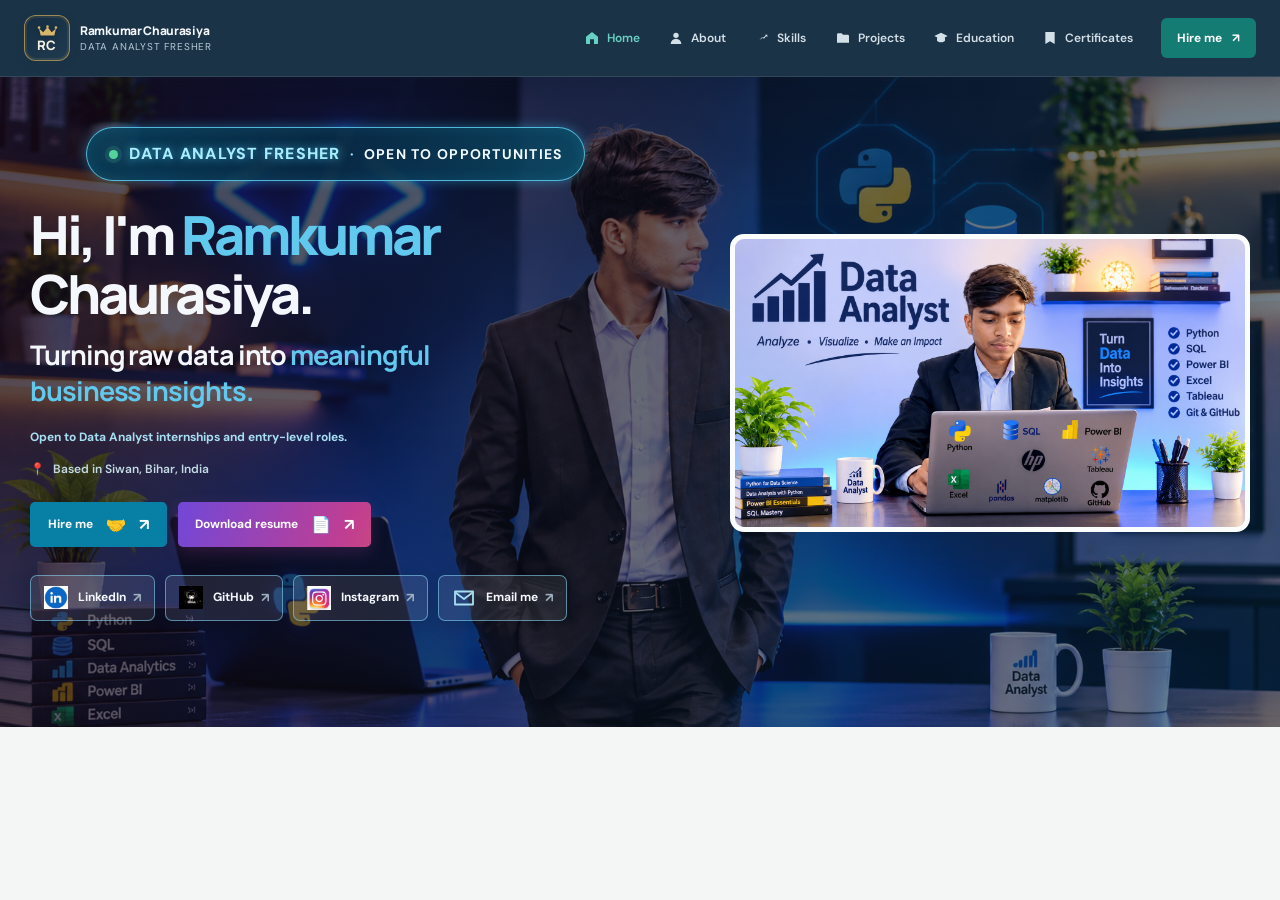
<file: index.html>
<!doctype html>
<html lang="en">
  <head>
    <meta charset="utf-8">
    <meta name="viewport" content="width=device-width, initial-scale=1">
    <meta name="theme-color" content="#f5f8f7">
    <meta name="description" content="Ramkumar Chaurasiya — Data Analyst Fresher seeking internships and entry-level roles.">
    <title>Data Analyst Fresher</title>
    <link rel="preconnect" href="https://fonts.googleapis.com">
    <link rel="preconnect" href="https://fonts.gstatic.com" crossorigin>
    <link href="https://fonts.googleapis.com/css2?family=DM+Sans:wght@400;500;600;700&family=Manrope:wght@400;500;600;700;800&display=swap" rel="stylesheet">
    <link rel="stylesheet" href="main.css">
    <script src="main.js" defer></script>
  </head>
  <body>
    <a class="skip-link" href="#home">Skip to content</a>
    <header class="site-header">
      <div class="header-inner">
        <a class="brand" href="#home" aria-label="Ramkumar Chaurasiya, home">
          <span class="brand-mark" aria-hidden="true"><svg class="brand-crown" viewBox="0 0 32 20"><path d="M3 5.5 9.5 11 16 3l6.5 8L29 5.5 26.5 16h-21L3 5.5Z" fill="currentColor"/><circle cx="3" cy="4" r="2" fill="currentColor"/><circle cx="16" cy="2.5" r="2" fill="currentColor"/><circle cx="29" cy="4" r="2" fill="currentColor"/></svg><span class="brand-initials">RC</span></span>
          <span class="brand-copy"><strong>Ramkumar Chaurasiya</strong><span>Data Analyst Fresher</span></span>
        </a>
        <button class="menu-toggle" type="button" aria-expanded="false" aria-controls="primary-nav" aria-label="Open navigation">
          <span></span><span></span><span></span>
        </button>
        <nav class="primary-nav" id="primary-nav" aria-label="Main navigation">
          <a class="nav-link is-active" href="#home" aria-current="page"><svg class="nav-icon" viewBox="0 0 24 24" aria-hidden="true"><path d="m3 10 9-7 9 7v10a1 1 0 0 1-1 1h-5v-7H9v7H4a1 1 0 0 1-1-1V10Z"/></svg><span>Home</span></a>
          <a class="nav-link" href="about_me/main.html"><svg class="nav-icon" viewBox="0 0 24 24" aria-hidden="true"><circle cx="12" cy="8" r="4"/><path d="M4 21a8 8 0 0 1 16 0"/></svg><span>About</span></a>
          <a class="nav-link" href="#skills"><svg class="nav-icon" viewBox="0 0 24 24" aria-hidden="true"><path d="M4 19V5m0 14h17M8 15l4-4 3 2 5-6"/><path d="M16 7h4v4"/></svg><span>Skills</span></a>
          <a class="nav-link" href="#projects"><svg class="nav-icon" viewBox="0 0 24 24" aria-hidden="true"><path d="M3 7a2 2 0 0 1 2-2h5l2 2h7a2 2 0 0 1 2 2v10H3V7Z"/><path d="M3 10h18"/></svg><span>Projects</span></a>
          <a class="nav-link" href="education/main.html"><svg class="nav-icon" viewBox="0 0 24 24" aria-hidden="true"><path d="m2 9 10-5 10 5-10 5L2 9Z"/><path d="M6 11v5c3.5 3 8.5 3 12 0v-5m4-2v6"/></svg><span>Education</span></a>
          <a class="nav-link" href="certificate/main.html"><svg class="nav-icon" viewBox="0 0 24 24" aria-hidden="true"><path d="M5 3h14v18l-7-4-7 4V3Z"/><path d="m9 10 2 2 4-4"/></svg><span>Certificates</span></a>
          <button class="nav-hire" type="button" data-hire-trigger aria-haspopup="dialog" aria-controls="hire-dialog">Hire me <span aria-hidden="true">↗</span></button>
        </nav>
      </div>
    </header>

    <main>
      <section class="hero section-shell" id="home">
        <div class="hero-copy">
          <p class="hero-status"><span class="status-dot"></span><strong>DATA ANALYST FRESHER</strong><span class="hero-status-divider" aria-hidden="true">·</span><span>OPEN TO OPPORTUNITIES</span></p>
          <h1>Hi, I'm <span>Ramkumar</span><br>Chaurasiya.</h1>
          <p class="hero-tagline">Turning raw data into <span>meaningful business insights.</span></p>
          <p class="hero-opportunity">Open to Data Analyst internships and entry-level roles.</p>
          <p class="hero-location"><span aria-hidden="true">📍</span> Based in Siwan, Bihar, India</p>
          <div class="hero-actions">
            <a class="button button-primary" href="logo/hire_me.pdf" target="_blank" rel="noopener noreferrer" data-hire-trigger aria-haspopup="dialog" aria-controls="hire-dialog">Hire me <span aria-hidden="true">🤝</span><span aria-hidden="true">↗</span></a>
            <a class="button button-secondary resume-button" href="logo/Resume.pdf" target="_blank" rel="noopener noreferrer"><span class="resume-button-label">Download resume</span><span aria-hidden="true">📄</span><span aria-hidden="true">↗</span></a>
          </div>
          <div class="social-links" aria-label="Social profiles">
            <a class="social-link" href="https://www.linkedin.com/in/ramkumar-chaurasiya" target="_blank" rel="noopener noreferrer" aria-label="LinkedIn profile">
              <img src="logo/linkedin_logo.png" alt=""> <span>LinkedIn</span>
            </a>
            <a class="social-link" href="https://github.com/Ramkumar-Chaurasiya" target="_blank" rel="noopener noreferrer" aria-label="GitHub profile">
              <img src="logo/github_logo.png" alt=""> <span>GitHub</span>
            </a>
            <a class="social-link" href="https://www.instagram.com/i.am.ramkumar_75" target="_blank" rel="noopener noreferrer" aria-label="Instagram profile">
              <img src="logo/instagram_logo.png" alt=""> <span>Instagram</span>
            </a>
            <a class="social-link" href="https://mail.google.com/mail/?view=cm&amp;fs=1&amp;to=ramkumarchaurasiya483%40gmail.com&amp;cc=rkchaurasiya483%40gmail.com" target="_blank" rel="noopener noreferrer" aria-label="Email Ramkumar Chaurasiya">
              <svg class="social-icon-email" viewBox="0 0 24 24" aria-hidden="true"><path d="M3 5.5h18v13H3z" fill="none" stroke="currentColor" stroke-linejoin="round" stroke-width="1.8"/><path d="m4 7 8 6 8-6" fill="none" stroke="currentColor" stroke-linecap="round" stroke-linejoin="round" stroke-width="1.8"/></svg>
              <span>Email me</span>
            </a>
          </div>
        </div>
        <div class="hero-visual">
          <div class="portrait-frame">
            <img class="portrait" src="logo/Data%20Analyst%20Workspace%20Portrait.png" alt="Ramkumar Chaurasiya in his data analyst workspace, with data analysis and visualization tools">
          </div>
        </div>
      </section>
    </main>

    <dialog class="hire-dialog" id="hire-dialog" aria-labelledby="hire-dialog-title">
      <button class="hire-dialog-close" type="button" aria-label="Close dialog">×</button>
      <div class="hire-dialog-content">
        <img class="hire-dialog-photo" src="logo/Data%20Analyst%20Workspace%20Portrait.png" alt="Ramkumar Chaurasiya, Data Analyst Fresher">
        <div class="hire-dialog-copy">
          <span class="hire-dialog-emoji" aria-hidden="true">👋 📊</span>
          <p class="eyebrow">LET’S WORK TOGETHER</p>
          <h2 id="hire-dialog-title">Hi, I’m Ramkumar!</h2>
          <p>I’m a Data Analyst Fresher focused on turning data into useful insights. I’m open to internship and entry-level opportunities.</p>
          <a class="button button-primary" href="logo/hire_me.pdf" target="_blank" rel="noopener noreferrer">View my profile <span aria-hidden="true">↗</span></a>
        </div>
      </div>
    </dialog>
  </body>
</html>
</file>
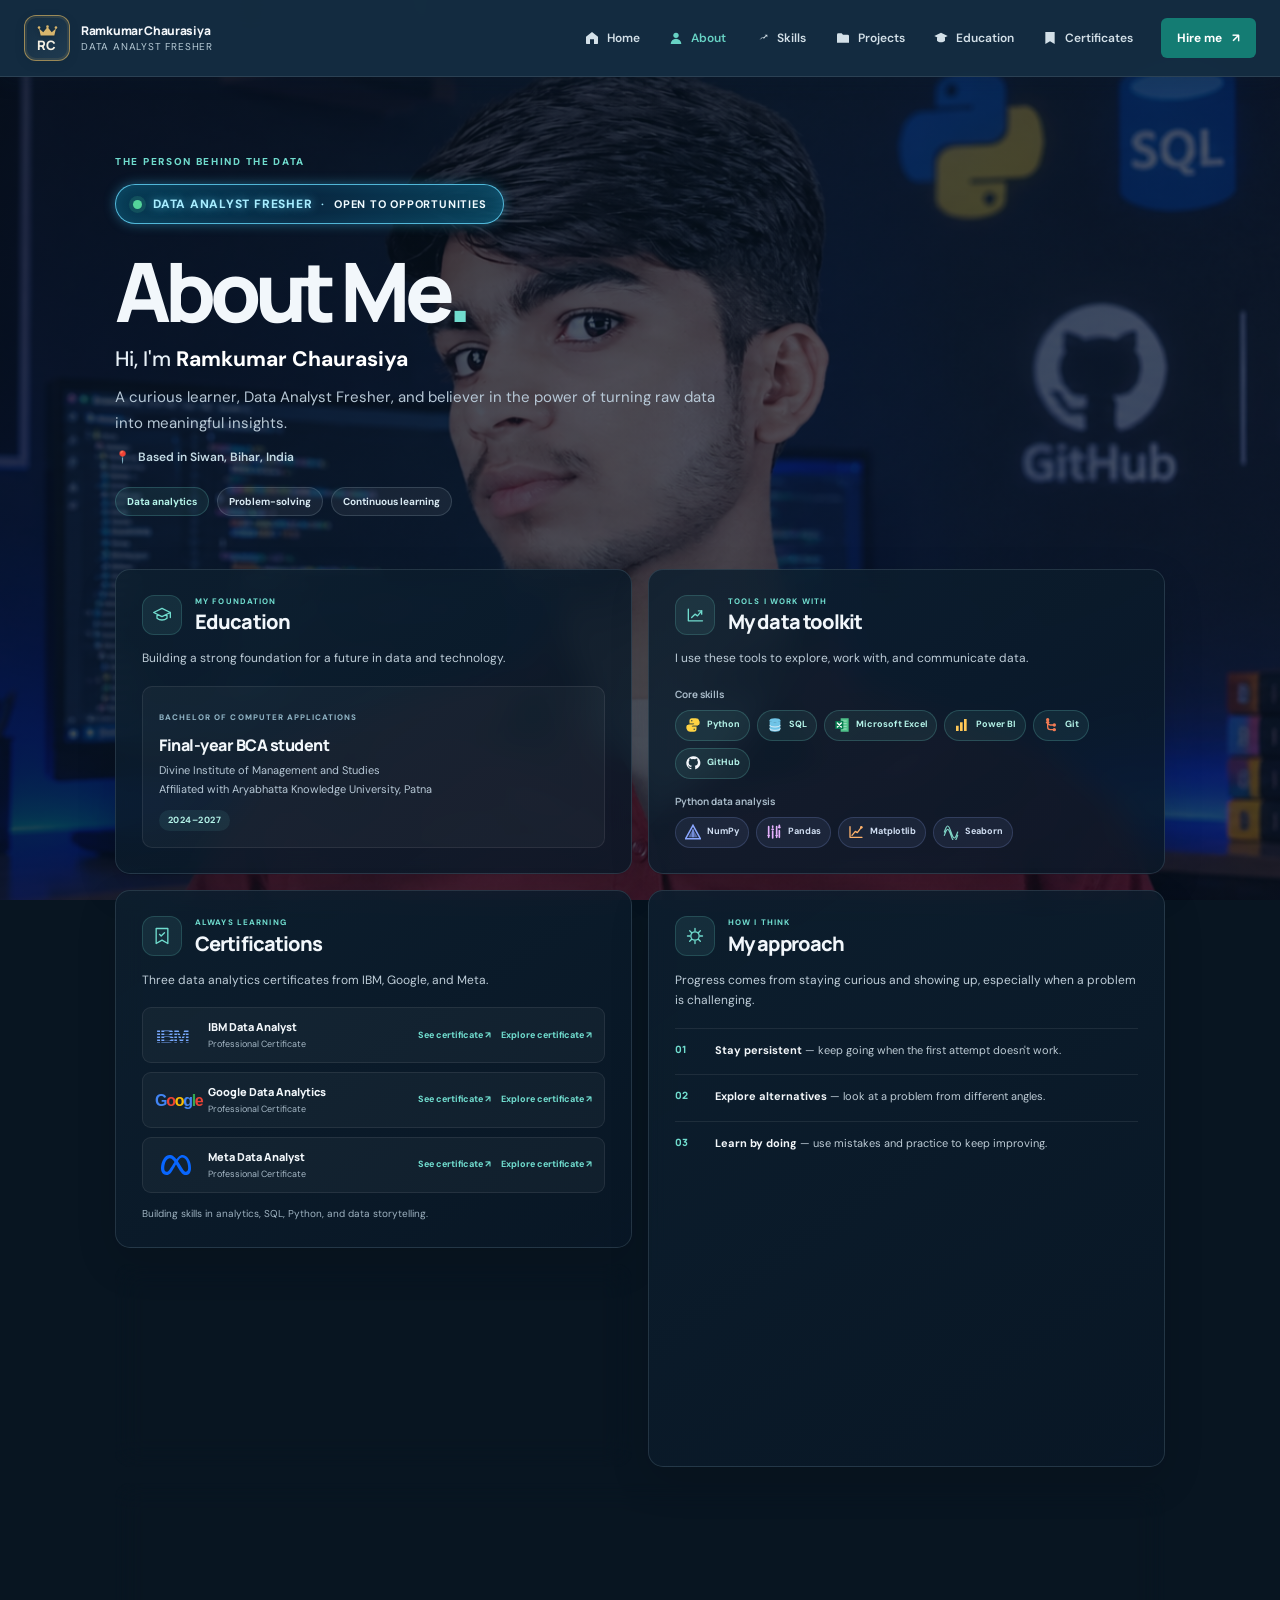
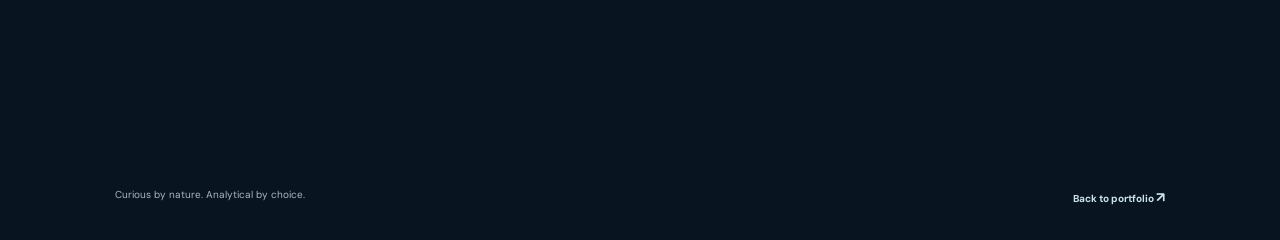
<file: about_me/main.html>
<!doctype html>
<html lang="en">
  <head>
    <meta charset="utf-8">
    <meta name="viewport" content="width=device-width, initial-scale=1">
    <meta name="theme-color" content="#142d42">
    <meta name="description" content="Meet Ramkumar Chaurasiya, a BCA student and Data Analyst Fresher passionate about turning data into meaningful insights.">
    <title>About Me | Ramkumar Chaurasiya</title>
    <link rel="preconnect" href="https://fonts.googleapis.com">
    <link rel="preconnect" href="https://fonts.gstatic.com" crossorigin>
    <link href="https://fonts.googleapis.com/css2?family=DM+Sans:wght@400;500;600;700&family=Manrope:wght@400;500;600;700;800&display=swap" rel="stylesheet">
    <link rel="stylesheet" href="main.css">
    <script src="main.js" defer></script>
  </head>
  <body>
    <a class="skip-link" href="#about">Skip to about me</a>
    <header class="site-header">
      <div class="header-inner">
        <a class="brand" href="../index.html#home" aria-label="Ramkumar Chaurasiya, home">
          <span class="brand-mark" aria-hidden="true"><svg class="brand-crown" viewBox="0 0 32 20"><path d="M3 5.5 9.5 11 16 3l6.5 8L29 5.5 26.5 16h-21L3 5.5Z" fill="currentColor"/><circle cx="3" cy="4" r="2" fill="currentColor"/><circle cx="16" cy="2.5" r="2" fill="currentColor"/><circle cx="29" cy="4" r="2" fill="currentColor"/></svg><span class="brand-initials">RC</span></span>
          <span class="brand-copy"><strong>Ramkumar Chaurasiya</strong><span>Data Analyst Fresher</span></span>
        </a>
        <button class="menu-toggle" type="button" aria-expanded="false" aria-controls="primary-nav" aria-label="Open navigation">
          <span></span><span></span><span></span>
        </button>
        <nav class="primary-nav" id="primary-nav" aria-label="Main navigation">
          <a class="nav-link" href="../index.html#home"><svg class="nav-icon" viewBox="0 0 24 24" aria-hidden="true"><path d="m3 10 9-7 9 7v10a1 1 0 0 1-1 1h-5v-7H9v7H4a1 1 0 0 1-1-1V10Z"/></svg><span>Home</span></a>
          <a class="nav-link is-active" href="#about" aria-current="page"><svg class="nav-icon" viewBox="0 0 24 24" aria-hidden="true"><circle cx="12" cy="8" r="4"/><path d="M4 21a8 8 0 0 1 16 0"/></svg><span>About</span></a>
          <a class="nav-link" href="../index.html#skills"><svg class="nav-icon" viewBox="0 0 24 24" aria-hidden="true"><path d="M4 19V5m0 14h17M8 15l4-4 3 2 5-6"/><path d="M16 7h4v4"/></svg><span>Skills</span></a>
          <a class="nav-link" href="../index.html#projects"><svg class="nav-icon" viewBox="0 0 24 24" aria-hidden="true"><path d="M3 7a2 2 0 0 1 2-2h5l2 2h7a2 2 0 0 1 2 2v10H3V7Z"/><path d="M3 10h18"/></svg><span>Projects</span></a>
          <a class="nav-link" href="../education/main.html"><svg class="nav-icon" viewBox="0 0 24 24" aria-hidden="true"><path d="m2 9 10-5 10 5-10 5L2 9Z"/><path d="M6 11v5c3.5 3 8.5 3 12 0v-5m4-2v6"/></svg><span>Education</span></a>
          <a class="nav-link" href="../certificate/main.html"><svg class="nav-icon" viewBox="0 0 24 24" aria-hidden="true"><path d="M5 3h14v18l-7-4-7 4V3Z"/><path d="m9 10 2 2 4-4"/></svg><span>Certificates</span></a>
          <a class="nav-hire" href="../logo/hire_me.pdf" target="_blank" rel="noopener noreferrer" data-hire-trigger aria-haspopup="dialog" aria-controls="hire-dialog">Hire me <span aria-hidden="true">↗</span></a>
        </nav>
      </div>
    </header>

    <main class="page-shell" id="about">
      <section class="intro reveal-stack" aria-labelledby="page-title">
        <p class="eyebrow" data-reveal>THE PERSON BEHIND THE DATA</p>
        <p class="hero-status" data-reveal><span class="status-dot" aria-hidden="true"></span><strong>DATA ANALYST FRESHER</strong><span class="hero-status-divider" aria-hidden="true">·</span><span>OPEN TO OPPORTUNITIES</span></p>
        <h1 id="page-title" data-reveal>About Me<span class="title-period">.</span></h1>
        <p class="intro-name" data-reveal>Hi, I'm <span>Ramkumar Chaurasiya</span></p>
        <p class="intro-copy" data-reveal>A curious learner, Data Analyst Fresher, and believer in the power of turning raw data into meaningful insights.</p>
        <p class="intro-location" data-reveal><span aria-hidden="true">📍</span> Based in Siwan, Bihar, India</p>
        <div class="intro-tags" aria-label="Areas of interest" data-reveal>
          <span>Data analytics</span><span>Problem-solving</span><span>Continuous learning</span>
        </div>
      </section>

      <section class="story-grid" aria-label="My background and goals">
        <article class="story-card education-card reveal-stack" aria-labelledby="education-title">
          <div class="card-heading" data-reveal>
            <span class="card-icon" aria-hidden="true">
              <svg viewBox="0 0 24 24"><path d="m2 9 10-5 10 5-10 5L2 9Zm4 2.2V16c3.4 2.7 8.6 2.7 12 0v-4.8M22 9v6"/></svg>
            </span>
            <div><p class="card-kicker">MY FOUNDATION</p><h2 id="education-title">Education</h2></div>
          </div>
          <p class="card-lead" data-reveal>Building a strong foundation for a future in data and technology.</p>
          <div class="education-detail" data-reveal>
            <span class="detail-label">BACHELOR OF COMPUTER APPLICATIONS</span>
            <h3>Final-year BCA student</h3>
            <p>Divine Institute of Management and Studies</p>
            <p>Affiliated with Aryabhatta Knowledge University, Patna</p>
            <span class="year-pill">2024–2027</span>
          </div>
        </article>

        <article class="story-card skills-card reveal-stack" aria-labelledby="skills-title">
          <div class="card-heading" data-reveal>
            <span class="card-icon" aria-hidden="true">
              <svg viewBox="0 0 24 24"><path d="M4 19V5m0 14h17M8 15l4-4 3 2 5-6"/><path d="M16 7h4v4"/></svg>
            </span>
            <div><p class="card-kicker">TOOLS I WORK WITH</p><h2 id="skills-title">My data toolkit</h2></div>
          </div>
          <p class="card-lead" data-reveal>I use these tools to explore, work with, and communicate data.</p>
          <div class="skill-group" data-reveal>
            <h3>Core skills</h3>
            <ul class="tag-list" aria-label="Core skills">
              <li class="tool-python"><svg viewBox="0 0 24 24" aria-hidden="true"><path d="M12 2c-5.3 0-5.3 2.3-5.3 5.2v2.6h7v1.7H5.4C2.5 11.5 2 13.4 2 16c0 2.5 1.4 3.8 4 3.8h2.3v-2.4c0-2.7 1.7-4.5 4.5-4.5h4.4c2.4 0 3.8-1.6 3.8-4V5.8C21 3.1 18.9 2 16 2h-4Zm-1.8 2.6a1 1 0 1 1 0 2 1 1 0 0 1 0-2Z"/><path d="M12 22c5.3 0 5.3-2.3 5.3-5.2v-2.6h-7v-1.7h8.3c2.9 0 3.4-1.9 3.4-4.5 0-2.5-1.4-3.8-4-3.8h-2.3v2.4c0 2.7-1.7 4.5-4.5 4.5H6.8C4.4 11.1 3 12.7 3 15v3.1C3 20.9 5.1 22 8 22h4Zm1.8-2.6a1 1 0 1 1 0-2 1 1 0 0 1 0 2Z" fill="#ffd343"/></svg><span>Python</span></li>
              <li class="tool-sql"><svg viewBox="0 0 24 24" aria-hidden="true"><ellipse cx="12" cy="5" rx="8" ry="3"/><path d="M4 5v14c0 1.7 3.6 3 8 3s8-1.3 8-3V5c0 1.7-3.6 3-8 3S4 6.7 4 5Z"/><path d="M4 12c0 1.7 3.6 3 8 3s8-1.3 8-3M4 17c0 1.7 3.6 3 8 3s8-1.3 8-3" fill="none" stroke="#f4f7fb" stroke-width="1.2"/></svg><span>SQL</span></li>
              <li class="tool-excel"><svg viewBox="0 0 24 24" aria-hidden="true"><path d="M10 2h12v20H10z"/><path d="M13 6h6M13 10h6M13 14h6M13 18h6" stroke="#fff" stroke-opacity=".7" stroke-width="1"/><path d="M2 6h12v12H2z" fill="#087b50"/><path d="m5 9 6 6m0-6-6 6" stroke="#fff" stroke-linecap="round" stroke-width="2"/></svg><span>Microsoft Excel</span></li>
              <li class="tool-powerbi"><svg viewBox="0 0 24 24" aria-hidden="true"><path d="M3 13h4v8H3zM9 8h4v13H9zM15 3h4v18h-4z"/></svg><span>Power BI</span></li>
              <li class="tool-git"><svg viewBox="0 0 24 24" aria-hidden="true"><path d="M7 4v11a4 4 0 0 0 4 4h6M7 8a4 4 0 0 0 4 4h6" fill="none" stroke="currentColor" stroke-linecap="round" stroke-width="2"/><circle cx="7" cy="4" r="2.5"/><circle cx="7" cy="8" r="2.5"/><circle cx="17" cy="12" r="2.5"/><circle cx="17" cy="19" r="2.5"/></svg><span>Git</span></li>
              <li class="tool-github"><svg viewBox="0 0 24 24" aria-hidden="true"><path d="M12 2a10 10 0 0 0-3.2 19.5c.5.1.7-.2.7-.5v-1.8c-2.9.6-3.5-1.3-3.5-1.3-.5-1.2-1.2-1.5-1.2-1.5-1-.7.1-.7.1-.7 1.1.1 1.6 1.1 1.6 1.1 1 1.6 2.5 1.2 3.1.9.1-.7.4-1.2.7-1.5-2.3-.3-4.8-1.2-4.8-5.2 0-1.1.4-2.1 1.1-2.8-.1-.3-.5-1.4.1-2.8 0 0 .9-.3 3 1.1a10.4 10.4 0 0 1 5.5 0c2.1-1.4 3-1.1 3-1.1.6 1.4.2 2.5.1 2.8.7.7 1.1 1.7 1.1 2.8 0 4-2.5 4.9-4.8 5.2.4.3.7.9.7 1.8V21c0 .3.2.6.7.5A10 10 0 0 0 12 2Z"/></svg><span>GitHub</span></li>
            </ul>
          </div>
          <div class="skill-group" data-reveal>
            <h3>Python data analysis</h3>
            <ul class="tag-list tag-list-soft" aria-label="Python data analysis libraries">
              <li class="tool-numpy"><svg viewBox="0 0 24 24" aria-hidden="true"><path d="m12 2 11 20H1L12 2Z" fill="none" stroke="currentColor" stroke-width="2.3"/><path d="m12 8 7 12H5l7-12Z" fill="currentColor" opacity=".55"/><path d="M12 8v12" stroke="currentColor" stroke-width="1.7"/></svg><span>NumPy</span></li>
              <li class="tool-pandas"><svg viewBox="0 0 24 24" aria-hidden="true"><path d="M4 4v11m0 4v1M10 3v2m0 6v10m6-17v11m0 4v1m4-18v2m0 6v10" stroke="currentColor" stroke-linecap="round" stroke-width="2.5"/><circle cx="4" cy="17" r="1.8"/><circle cx="10" cy="8" r="1.8"/><circle cx="16" cy="17" r="1.8"/><circle cx="20" cy="5" r="1.8"/></svg><span>Pandas</span></li>
              <li class="tool-matplotlib"><svg viewBox="0 0 24 24" aria-hidden="true"><path d="M3 20V4m0 16h18M6 17l5-6 3 2 6-8" fill="none" stroke="currentColor" stroke-linecap="round" stroke-linejoin="round" stroke-width="2"/><circle cx="20" cy="5" r="2"/></svg><span>Matplotlib</span></li>
              <li class="tool-seaborn"><svg viewBox="0 0 24 24" aria-hidden="true"><path d="M2 17c4-12 6-12 10 0s6 12 10 0M2 12c4-12 6-12 10 0s6 12 10 0" fill="none" stroke="currentColor" stroke-linecap="round" stroke-width="1.8"/></svg><span>Seaborn</span></li>
            </ul>
          </div>
        </article>

        <article class="story-card certificates-card reveal-stack" aria-labelledby="certificates-title">
          <div class="card-heading" data-reveal>
            <span class="card-icon" aria-hidden="true">
              <svg viewBox="0 0 24 24"><path d="M5 3h14v18l-7-4-7 4V3Z"/><path d="m9 10 2 2 4-4"/></svg>
            </span>
            <div><p class="card-kicker">ALWAYS LEARNING</p><h2 id="certificates-title">Certifications</h2></div>
          </div>
          <p class="card-lead" data-reveal>Three data analytics certificates from IBM, Google, and Meta.</p>
          <ul class="certificate-list">
            <li data-reveal>
              <span class="certificate-logo ibm-logo" aria-label="IBM">
                <svg viewBox="0 0 56 32" role="img" aria-hidden="true">
                  <defs>
                    <mask id="ibm-stripes">
                      <rect width="56" height="32" fill="black"/>
                      <text x="1" y="26" fill="white" font-family="Arial, sans-serif" font-size="27" font-weight="900" letter-spacing="-2">IBM</text>
                      <path d="M0 5h56M0 9h56M0 13h56M0 17h56M0 21h56M0 25h56M0 29h56" stroke="black" stroke-width="2"/>
                    </mask>
                  </defs>
                  <rect width="56" height="32" fill="#78a9ff" mask="url(#ibm-stripes)"/>
                </svg>
              </span>
              <span class="certificate-info"><strong>IBM Data Analyst</strong><small>Professional Certificate</small></span>
              <span class="certificate-actions">
                <a class="certificate-link" href="https://coursera.org/verify/professional-cert/0YU1O42CQRO4" target="_blank" rel="noopener noreferrer">See certificate <span aria-hidden="true">↗</span></a>
                <a class="certificate-link" href="../certificate/main.html#certificate">Explore certificate <span aria-hidden="true">↗</span></a>
              </span>
            </li>
            <li data-reveal>
              <span class="certificate-logo google-logo" aria-label="Google">
                <span aria-hidden="true"><span>G</span><span>o</span><span>o</span><span>g</span><span>l</span><span>e</span></span>
              </span>
              <span class="certificate-info"><strong>Google Data Analytics</strong><small>Professional Certificate</small></span>
              <span class="certificate-actions">
                <a class="certificate-link" href="https://coursera.org/verify/professional-cert/27KUY55IBCKI" target="_blank" rel="noopener noreferrer">See certificate <span aria-hidden="true">↗</span></a>
                <a class="certificate-link" href="../certificate/main.html#google-certificate">Explore certificate <span aria-hidden="true">↗</span></a>
              </span>
            </li>
            <li data-reveal>
              <span class="certificate-logo meta-logo" aria-label="Meta">
                <svg viewBox="0 0 24 24" role="img" aria-hidden="true">
                  <path fill="#0866ff" d="M6.915 4.03c-1.968 0-3.683 1.28-4.871 3.113C.704 9.208 0 11.883 0 14.449c0 .706.07 1.369.21 1.973a6.624 6.624 0 0 0 .265.86 5.297 5.297 0 0 0 .371.761c.696 1.159 1.818 1.927 3.593 1.927 1.497 0 2.633-.671 3.965-2.444.76-1.012 1.144-1.626 2.663-4.32l.756-1.339.186-.325c.061.1.121.196.183.3l2.152 3.595c.724 1.21 1.665 2.556 2.47 3.314 1.046.987 1.992 1.22 3.06 1.22 1.075 0 1.876-.355 2.455-.843a3.743 3.743 0 0 0 .81-.973c.542-.939.861-2.127.861-3.745 0-2.72-.681-5.357-2.084-7.45-1.282-1.912-2.957-2.93-4.716-2.93-1.047 0-2.088.467-3.053 1.308-.652.57-1.257 1.29-1.82 2.05-.69-.875-1.335-1.547-1.958-2.056-1.182-.966-2.315-1.303-3.454-1.303zm10.16 2.053c1.147 0 2.188.758 2.992 1.999 1.132 1.748 1.647 4.195 1.647 6.4 0 1.548-.368 2.9-1.839 2.9-.58 0-1.027-.23-1.664-1.004-.496-.601-1.343-1.878-2.832-4.358l-.617-1.028a44.908 44.908 0 0 0-1.255-1.98c.07-.109.141-.224.211-.327 1.12-1.667 2.118-2.602 3.358-2.602zm-10.201.553c1.265 0 2.058.791 2.675 1.446.307.327.737.871 1.234 1.579l-1.02 1.566c-.757 1.163-1.882 3.017-2.837 4.338-1.191 1.649-1.81 1.817-2.486 1.817-.524 0-1.038-.237-1.383-.794-.263-.426-.464-1.13-.464-2.046 0-2.221.63-4.535 1.66-6.088.454-.687.964-1.226 1.533-1.533a2.264 2.264 0 0 1 1.088-.285z"/>
                </svg>
              </span>
              <span class="certificate-info"><strong>Meta Data Analyst</strong><small>Professional Certificate</small></span>
              <span class="certificate-actions">
                <a class="certificate-link" href="https://coursera.org/verify/professional-cert/GDXM1WQMR2XW" target="_blank" rel="noopener noreferrer">See certificate <span aria-hidden="true">↗</span></a>
                <a class="certificate-link" href="../certificate/main.html#meta-certificate">Explore certificate <span aria-hidden="true">↗</span></a>
              </span>
            </li>
          </ul>
          <p class="card-footnote" data-reveal>Building skills in analytics, SQL, Python, and data storytelling.</p>
        </article>

        <article class="story-card approach-card reveal-stack" aria-labelledby="approach-title">
          <div class="card-heading" data-reveal>
            <span class="card-icon" aria-hidden="true">
              <svg viewBox="0 0 24 24"><path d="M12 3v3m0 12v3M3 12h3m12 0h3M5.6 5.6l2.1 2.1m8.6 8.6 2.1 2.1m0-12.8-2.1 2.1m-8.6 8.6-2.1 2.1"/><circle cx="12" cy="12" r="5"/></svg>
            </span>
            <div><p class="card-kicker">HOW I THINK</p><h2 id="approach-title">My approach</h2></div>
          </div>
          <p class="card-lead" data-reveal>Progress comes from staying curious and showing up, especially when a problem is challenging.</p>
          <ul class="principle-list">
            <li data-reveal><span>01</span><p><strong>Stay persistent</strong> — keep going when the first attempt doesn't work.</p></li>
            <li data-reveal><span>02</span><p><strong>Explore alternatives</strong> — look at a problem from different angles.</p></li>
            <li data-reveal><span>03</span><p><strong>Learn by doing</strong> — use mistakes and practice to keep improving.</p></li>
          </ul>
        </article>

        <article class="story-card curiosity-card reveal-stack" aria-labelledby="curiosity-title">
          <div class="card-heading" data-reveal>
            <span class="card-icon" aria-hidden="true">
              <svg viewBox="0 0 24 24"><path d="M12 3a7 7 0 0 0-4 12.7V19h8v-3.3A7 7 0 0 0 12 3Zm-3 19h6m-5-7h4"/></svg>
            </span>
            <div><p class="card-kicker">ALWAYS EXPLORING</p><h2 id="curiosity-title">Tech &amp; AI enthusiast</h2></div>
          </div>
          <p class="card-lead" data-reveal>I enjoy coding and experimenting with AI-powered tools to explore new possibilities.</p>
          <p class="body-copy" data-reveal>I also created my personal portfolio website with the assistance of AI tools, bringing together my interest in technology, creativity, and continuous learning.</p>
        </article>

        <article class="story-card career-card reveal-stack" aria-labelledby="career-title">
          <div class="career-orbit career-orbit-one" aria-hidden="true"></div>
          <div class="career-orbit career-orbit-two" aria-hidden="true"></div>
          <div class="card-heading" data-reveal>
            <span class="card-icon" aria-hidden="true">
              <svg viewBox="0 0 24 24"><path d="M3 7h18v13H3zM8 7V4h8v3M3 12h18m-11 0v2h4v-2"/></svg>
            </span>
            <div><p class="card-kicker">WHAT'S NEXT</p><h2 id="career-title">Career objective</h2></div>
          </div>
          <p class="career-statement" data-reveal>Ready to turn learning into real-world impact.</p>
          <p class="body-copy" data-reveal>I'm seeking <strong>Data Analyst internship and entry-level job opportunities</strong> where I can apply my analytical knowledge, work with real-world datasets, build practical experience, and contribute to data-driven decision-making.</p>
          <p class="body-copy" data-reveal>My goal is to keep growing as a Data Analyst and transform raw data into meaningful insights.</p>
          <a class="connect-link" href="https://mail.google.com/mail/?view=cm&amp;fs=1&amp;to=ramkumarchaurasiya483%40gmail.com" target="_blank" rel="noopener noreferrer" data-reveal>ramkumarchaurasiya483@gmail.com <span aria-hidden="true">↗</span></a>
        </article>
      </section>

      <footer class="page-footer" data-reveal>
        <span>Curious by nature. Analytical by choice.</span>
        <a href="../index.html#home">Back to portfolio <span aria-hidden="true">↗</span></a>
      </footer>
    </main>

    <dialog class="hire-dialog" id="hire-dialog" aria-labelledby="hire-dialog-title">
      <button class="hire-dialog-close" type="button" aria-label="Close dialog">×</button>
      <div class="hire-dialog-content">
        <img class="hire-dialog-photo" src="../logo/Data%20Analyst%20Workspace%20Portrait.png" alt="Ramkumar Chaurasiya, Data Analyst Fresher">
        <div class="hire-dialog-copy">
          <span class="hire-dialog-emoji" aria-hidden="true">👋 📊</span>
          <p class="eyebrow">LET’S WORK TOGETHER</p>
          <h2 id="hire-dialog-title">Hi, I’m Ramkumar!</h2>
          <p>I’m a Data Analyst Fresher focused on turning data into useful insights. I’m open to internship and entry-level opportunities.</p>
          <a class="button button-primary" href="../logo/hire_me.pdf" target="_blank" rel="noopener noreferrer">View my profile <span aria-hidden="true">↗</span></a>
        </div>
      </div>
    </dialog>
  </body>
</html>
</file>
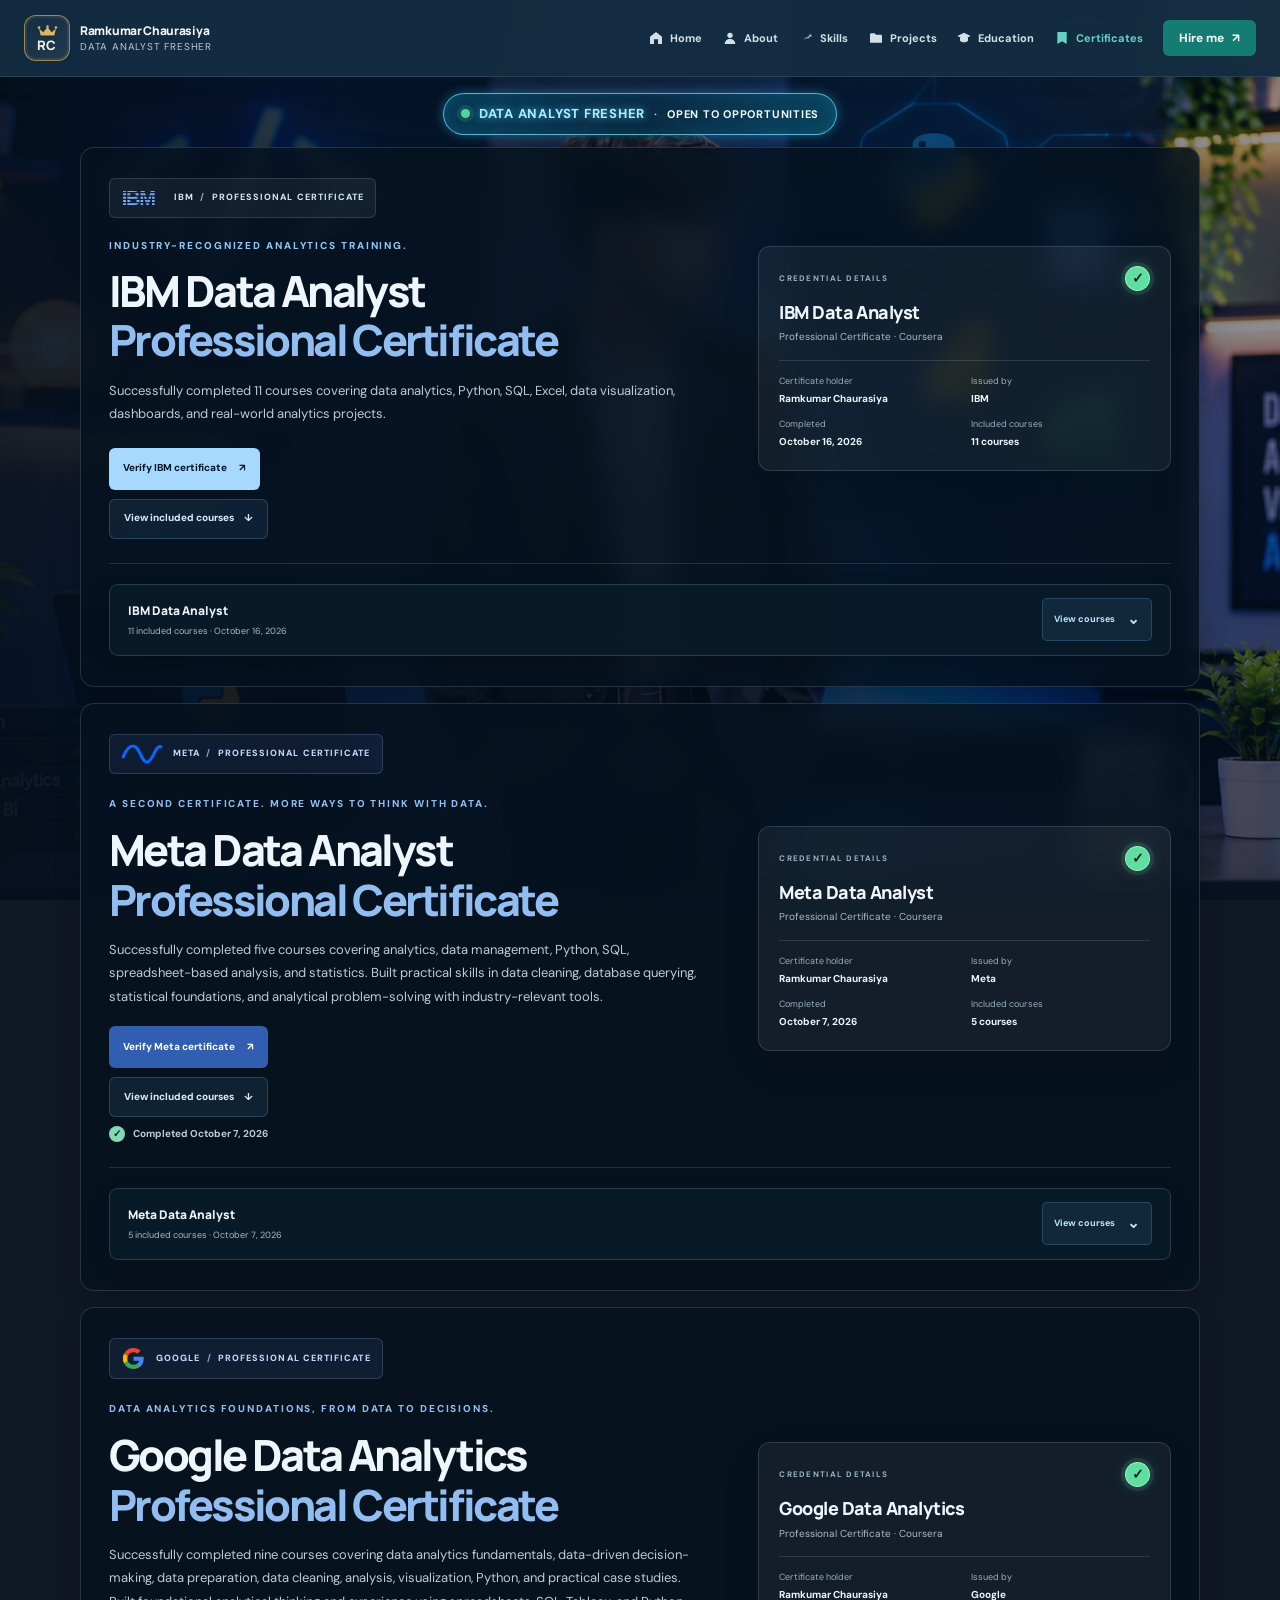
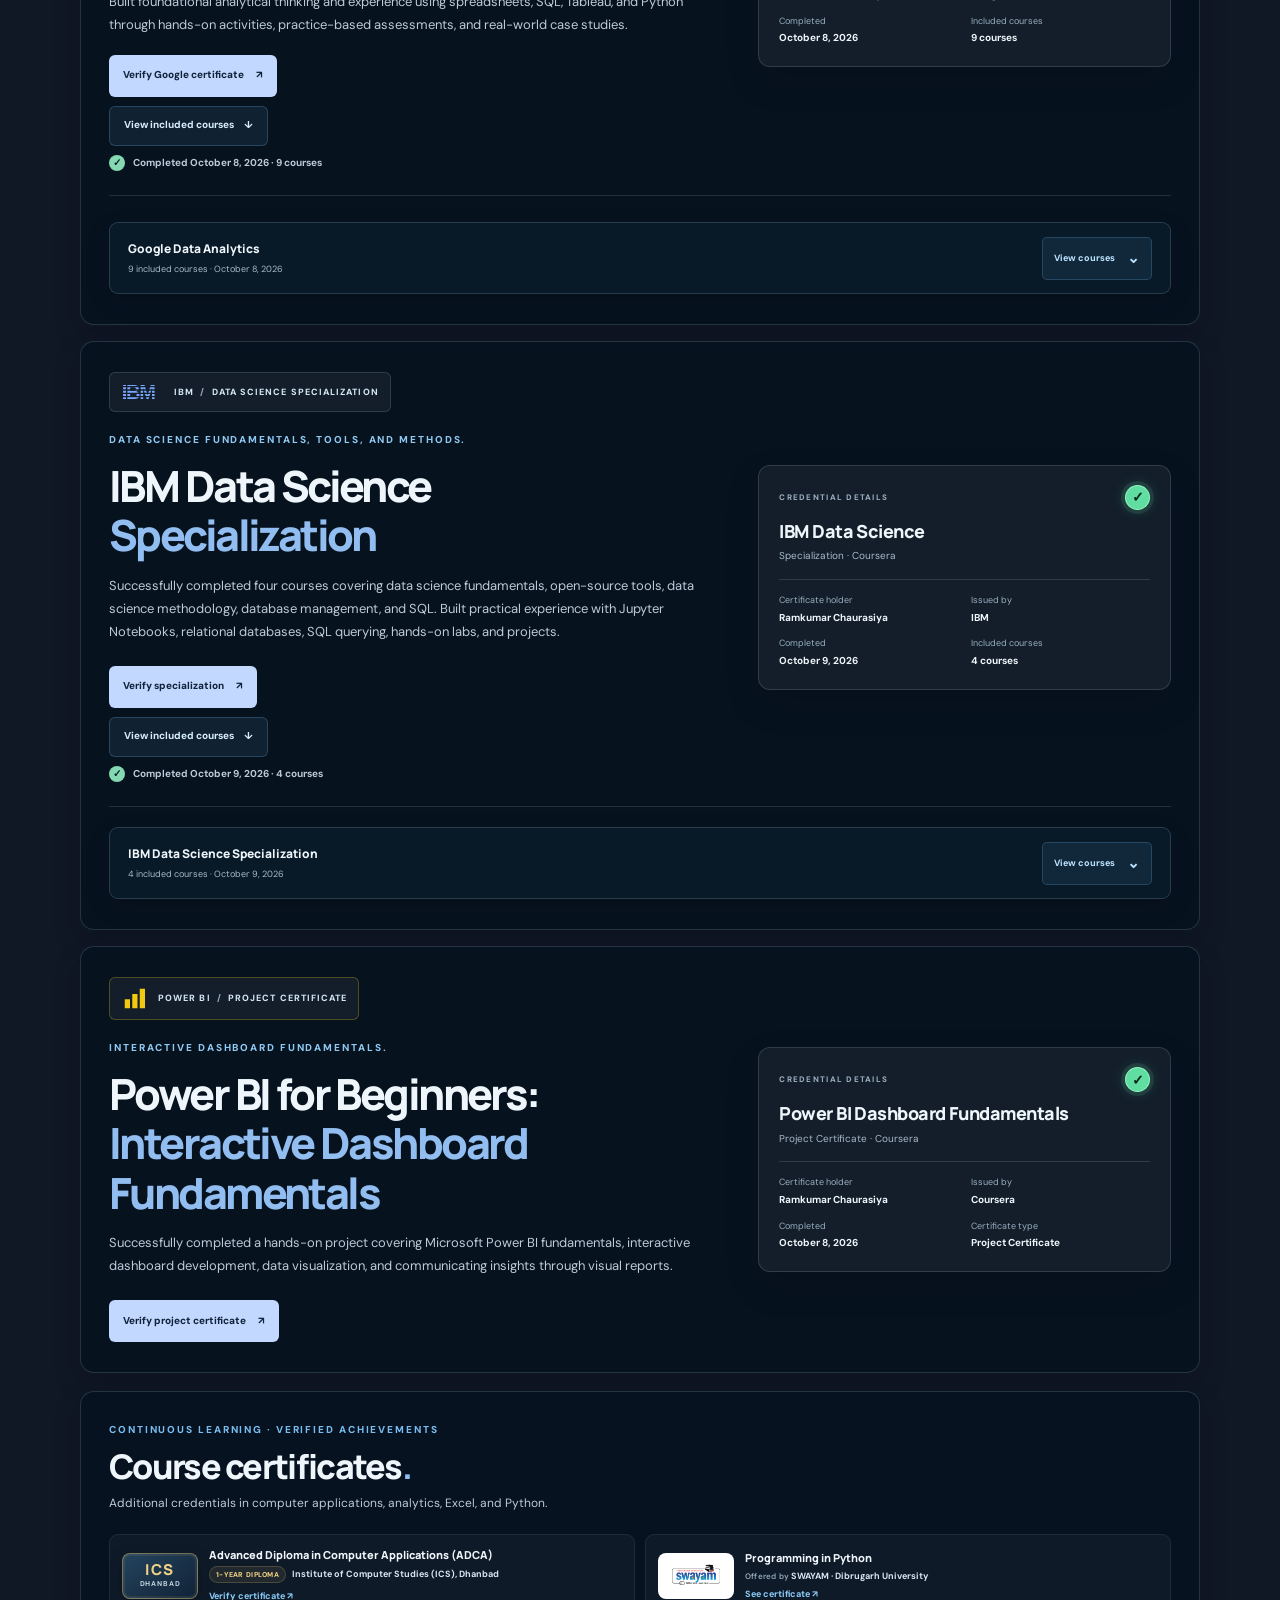
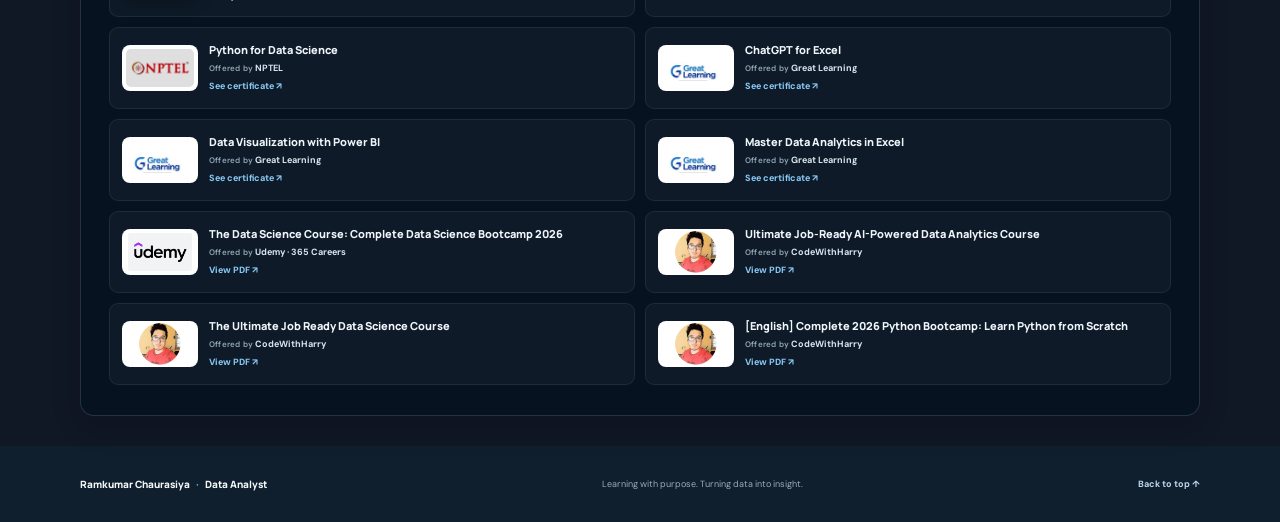
<file: certificate/main.html>
<!doctype html>
<html lang="en">
  <head>
    <meta charset="utf-8">
    <meta name="viewport" content="width=device-width, initial-scale=1">
    <meta name="theme-color" content="#142d42">
    <meta name="description" content="Explore Ramkumar Chaurasiya's professional certificates and individual course certificates in analytics, data science, Excel, Python, and Power BI.">
    <title>Data Analyst Certificates | Ramkumar Chaurasiya</title>
    <link rel="preconnect" href="https://fonts.googleapis.com">
    <link rel="preconnect" href="https://fonts.gstatic.com" crossorigin>
    <link href="https://fonts.googleapis.com/css2?family=DM+Sans:wght@400;500;600;700&family=Manrope:wght@400;500;600;700;800&display=swap" rel="stylesheet">
    <link rel="stylesheet" href="main.css">
    <script src="main.js" defer></script>
  </head>
  <body>
    <a class="skip-link" href="#certificate">Skip to certificates</a>
    <header class="site-header">
      <div class="header-inner">
        <a class="brand" href="../index.html#home" aria-label="Ramkumar Chaurasiya portfolio home">
          <span class="brand-mark" aria-hidden="true"><svg class="brand-crown" viewBox="0 0 32 20"><path d="M3 5.5 9.5 11 16 3l6.5 8L29 5.5 26.5 16h-21L3 5.5Z" fill="currentColor"/><circle cx="3" cy="4" r="2" fill="currentColor"/><circle cx="16" cy="2.5" r="2" fill="currentColor"/><circle cx="29" cy="4" r="2" fill="currentColor"/></svg><span class="brand-initials">RC</span></span>
          <span class="brand-copy"><strong>Ramkumar Chaurasiya</strong><span>Data Analyst Fresher</span></span>
        </a>
        <button class="menu-toggle" type="button" aria-expanded="false" aria-controls="primary-nav" aria-label="Open navigation">
          <span></span><span></span><span></span>
        </button>
        <nav class="primary-nav" id="primary-nav" aria-label="Main navigation">
          <a class="nav-link" href="../index.html#home"><svg class="nav-icon" viewBox="0 0 24 24" aria-hidden="true"><path d="m3 10 9-7 9 7v10a1 1 0 0 1-1 1h-5v-7H9v7H4a1 1 0 0 1-1-1V10Z"/></svg><span>Home</span></a>
          <a class="nav-link" href="../about_me/main.html"><svg class="nav-icon" viewBox="0 0 24 24" aria-hidden="true"><circle cx="12" cy="8" r="4"/><path d="M4 21a8 8 0 0 1 16 0"/></svg><span>About</span></a>
          <a class="nav-link" href="../index.html#skills"><svg class="nav-icon" viewBox="0 0 24 24" aria-hidden="true"><path d="M4 19V5m0 14h17M8 15l4-4 3 2 5-6"/><path d="M16 7h4v4"/></svg><span>Skills</span></a>
          <a class="nav-link" href="../index.html#projects"><svg class="nav-icon" viewBox="0 0 24 24" aria-hidden="true"><path d="M3 7a2 2 0 0 1 2-2h5l2 2h7a2 2 0 0 1 2 2v10H3V7Z"/><path d="M3 10h18"/></svg><span>Projects</span></a>
          <a class="nav-link" href="../education/main.html"><svg class="nav-icon" viewBox="0 0 24 24" aria-hidden="true"><path d="m2 9 10-5 10 5-10 5L2 9Z"/><path d="M6 11v5c3.5 3 8.5 3 12 0v-5m4-2v6"/></svg><span>Education</span></a>
          <a class="nav-link is-active" href="#certificate" aria-current="page"><svg class="nav-icon" viewBox="0 0 24 24" aria-hidden="true"><path d="M5 3h14v18l-7-4-7 4V3Z"/><path d="m9 10 2 2 4-4"/></svg><span>Certificates</span></a>
          <button class="nav-hire" type="button" data-hire-trigger aria-haspopup="dialog" aria-controls="hire-dialog">Hire me <span aria-hidden="true">↗</span></button>
        </nav>
      </div>
    </header>

    <main>
      <div class="status-shell section-shell">
        <p class="hero-status"><span class="status-dot" aria-hidden="true"></span><strong>DATA ANALYST FRESHER</strong><span class="hero-status-divider" aria-hidden="true">·</span><span>OPEN TO OPPORTUNITIES</span></p>
      </div>
      <section class="credential-section ibm-section section-shell" id="certificate" aria-labelledby="page-title">
        <div class="credential-heading">
          <div class="provider-lockup" aria-label="IBM Professional Certificate">
            <span class="provider-logo ibm-logo" aria-hidden="true">
              <svg viewBox="0 0 64 36">
                <defs>
                  <mask id="ibm-stripes">
                    <rect width="64" height="36" fill="black"/>
                    <text x="1" y="29" fill="white" font-family="Arial, sans-serif" font-size="30" font-weight="900" letter-spacing="-2">IBM</text>
                    <path d="M0 5h64M0 10h64M0 15h64M0 20h64M0 25h64M0 30h64M0 35h64" stroke="black" stroke-width="2"/>
                  </mask>
                </defs>
                <rect width="64" height="36" fill="#78a9ff" mask="url(#ibm-stripes)"/>
              </svg>
            </span>
            <span>IBM <span class="lockup-divider">/</span> PROFESSIONAL CERTIFICATE</span>
          </div>
          <p class="eyebrow">INDUSTRY-RECOGNIZED ANALYTICS TRAINING.</p>
          <h1 id="page-title">IBM Data Analyst<br><span>Professional Certificate</span></h1>
          <p class="credential-description">Successfully completed 11 courses covering data analytics, Python, SQL, Excel, data visualization, dashboards, and real-world analytics projects.</p>
          <div class="credential-actions">
            <a class="provider-verify ibm-verify" href="https://coursera.org/verify/professional-cert/0YU1O42CQRO4" target="_blank" rel="noopener noreferrer">Verify IBM certificate <span aria-hidden="true">↗</span></a>
            <a class="provider-courses" href="#ibm-courses" data-open-courses="ibm-courses">View included courses <span aria-hidden="true">↓</span></a>
          </div>
        </div>
        <aside class="credential-details-card" aria-label="IBM Data Analyst certificate details">
          <div class="details-card-top"><span class="details-card-label">CREDENTIAL DETAILS</span><span class="credential-check" aria-label="Certificate"><span aria-hidden="true">✓</span></span></div>
          <h2>IBM Data Analyst</h2>
          <p>Professional Certificate · Coursera</p>
          <dl class="credential-facts">
            <div><dt>Certificate holder</dt><dd>Ramkumar Chaurasiya</dd></div>
            <div><dt>Issued by</dt><dd>IBM</dd></div>
            <div><dt>Completed</dt><dd>October 16, 2026</dd></div>
            <div><dt>Included courses</dt><dd>11 courses</dd></div>
          </dl>
        </aside>
        <div class="ibm-courses-list" aria-label="IBM Data Analyst included courses">
          <details class="course-disclosure" id="ibm-courses">
            <summary class="course-disclosure-summary"><span><strong>IBM Data Analyst</strong><small>11 included courses · October 16, 2026</small></span><span class="disclosure-action">View courses <span aria-hidden="true">⌄</span></span></summary>
            <ol class="course-list" id="course-list">
            <li class="course-card">
              <span class="course-number">01</span>
              <div class="course-copy"><h3>Introduction to Data Analytics</h3><span>Analytics foundations</span></div>
              <a class="course-button" href="https://coursera.org/verify/HGUZVL3VFEME" target="_blank" rel="noopener noreferrer" aria-label="Verify Introduction to Data Analytics certificate">Verify certificate <span aria-hidden="true">↗</span></a>
            </li>
            <li class="course-card">
              <span class="course-number">02</span>
              <div class="course-copy"><h3>Excel Basics for Data Analysis</h3><span>Spreadsheets &amp; analysis</span></div>
              <a class="course-button" href="https://coursera.org/verify/D9W8GJR0NLLT" target="_blank" rel="noopener noreferrer" aria-label="Verify Excel Basics for Data Analysis certificate">Verify certificate <span aria-hidden="true">↗</span></a>
            </li>
            <li class="course-card">
              <span class="course-number">03</span>
              <div class="course-copy"><h3>Data Visualization and Dashboards with Excel and Cognos</h3><span>Visualization &amp; dashboards</span></div>
              <a class="course-button" href="https://coursera.org/verify/Y3HXYAGIKVQQ" target="_blank" rel="noopener noreferrer" aria-label="Verify Data Visualization and Dashboards with Excel and Cognos certificate">Verify certificate <span aria-hidden="true">↗</span></a>
            </li>
            <li class="course-card">
              <span class="course-number">04</span>
              <div class="course-copy"><h3>Python for Data Science, AI &amp; Development</h3><span>Python programming</span></div>
              <a class="course-button" href="https://coursera.org/verify/YWDW6UM4X38P" target="_blank" rel="noopener noreferrer" aria-label="Verify Python for Data Science, AI and Development certificate">Verify certificate <span aria-hidden="true">↗</span></a>
            </li>
            <li class="course-card">
              <span class="course-number">05</span>
              <div class="course-copy"><h3>Python Project for Data Science</h3><span>Applied Python project</span></div>
              <a class="course-button" href="https://coursera.org/verify/2JQB8O9W819E" target="_blank" rel="noopener noreferrer" aria-label="Verify Python Project for Data Science certificate">Verify certificate <span aria-hidden="true">↗</span></a>
            </li>
            <li class="course-card">
              <span class="course-number">06</span>
              <div class="course-copy"><h3>Databases and SQL for Data Science with Python</h3><span>Relational data &amp; SQL</span></div>
              <a class="course-button" href="https://coursera.org/verify/92057DADG2JK" target="_blank" rel="noopener noreferrer" aria-label="Verify Databases and SQL for Data Science with Python certificate">Verify certificate <span aria-hidden="true">↗</span></a>
            </li>
            <li class="course-card">
              <span class="course-number">07</span>
              <div class="course-copy"><h3>Data Analysis with Python</h3><span>Data manipulation &amp; analysis</span></div>
              <a class="course-button" href="https://coursera.org/verify/F6R45TMSV2OU" target="_blank" rel="noopener noreferrer" aria-label="Verify Data Analysis with Python certificate">Verify certificate <span aria-hidden="true">↗</span></a>
            </li>
            <li class="course-card">
              <span class="course-number">08</span>
              <div class="course-copy"><h3>Data Visualization with Python</h3><span>Visual storytelling</span></div>
              <a class="course-button" href="https://coursera.org/verify/2MSKTL5XK2ZZ" target="_blank" rel="noopener noreferrer" aria-label="Verify Data Visualization with Python certificate">Verify certificate <span aria-hidden="true">↗</span></a>
            </li>
            <li class="course-card">
              <span class="course-number">09</span>
              <div class="course-copy"><h3>IBM Data Analyst Capstone Project</h3><span>Real-world analytics project</span></div>
              <a class="course-button" href="https://coursera.org/verify/7CM9CW8UHQ7C" target="_blank" rel="noopener noreferrer" aria-label="Verify IBM Data Analyst Capstone Project certificate">Verify certificate <span aria-hidden="true">↗</span></a>
            </li>
            <li class="course-card">
              <span class="course-number">10</span>
              <div class="course-copy"><h3>Generative AI: Enhance your Data Analytics Career</h3><span>Generative AI for analytics</span></div>
              <a class="course-button" href="https://coursera.org/verify/9DQ40H21Q9V8" target="_blank" rel="noopener noreferrer" aria-label="Verify Generative AI: Enhance your Data Analytics Career certificate">Verify certificate <span aria-hidden="true">↗</span></a>
            </li>
            <li class="course-card">
              <span class="course-number">11</span>
              <div class="course-copy"><h3>Data Analyst Career Guide and Interview Preparation</h3><span>Career &amp; interview preparation</span></div>
              <a class="course-button" href="https://coursera.org/verify/DAT1ZWB1HPTS" target="_blank" rel="noopener noreferrer" aria-label="Verify Data Analyst Career Guide and Interview Preparation certificate">Verify certificate <span aria-hidden="true">↗</span></a>
            </li>
            </ol>
          </details>
        </div>
      </section>

      <section class="meta-section section-shell" id="meta-certificate" aria-labelledby="meta-title">
        <div class="meta-heading">
          <div class="meta-provider" aria-label="Meta Professional Certificate">
            <svg class="meta-mark" viewBox="0 0 58 32" aria-hidden="true"><path d="M3 20C7 10 11.5 5 16.7 5c6.6 0 9.5 11.4 13.1 17.1 2.2 3.5 4 5.2 6.1 5.2 4.4 0 8.7-9.1 12-16.2C50.3 6.9 53 5 55 6" fill="none" stroke="currentColor" stroke-linecap="round" stroke-linejoin="round" stroke-width="4.3"/></svg>
            <span>META <span aria-hidden="true">/</span> PROFESSIONAL CERTIFICATE</span>
          </div>
          <p class="eyebrow">A SECOND CERTIFICATE. MORE WAYS TO THINK WITH DATA.</p>
          <h2 id="meta-title">Meta Data Analyst<br><span>Professional Certificate</span></h2>
          <p class="meta-description">Successfully completed five courses covering analytics, data management, Python, SQL, spreadsheet-based analysis, and statistics. Built practical skills in data cleaning, database querying, statistical foundations, and analytical problem-solving with industry-relevant tools.</p>
          <div class="meta-actions">
            <a class="meta-verify" href="https://coursera.org/verify/professional-cert/GDXM1WQMR2XW" target="_blank" rel="noopener noreferrer">Verify Meta certificate <span aria-hidden="true">↗</span></a>
            <a class="meta-courses-button" href="#meta-course-disclosure" data-open-courses="meta-course-disclosure">View included courses <span aria-hidden="true">↓</span></a>
            <span class="meta-completion"><span class="verified-icon" aria-hidden="true">✓</span> Completed October 7, 2026</span>
          </div>
        </div>
        <aside class="meta-credential" aria-label="Meta certificate details">
          <div class="details-card-top"><span class="meta-card-label">CREDENTIAL DETAILS</span><span class="credential-check" aria-label="Certificate"><span aria-hidden="true">✓</span></span></div>
          <h3>Meta Data Analyst</h3>
          <p>Professional Certificate · Coursera</p>
          <dl class="meta-details">
            <div><dt>Certificate holder</dt><dd>Ramkumar Chaurasiya</dd></div>
            <div><dt>Issued by</dt><dd>Meta</dd></div>
            <div><dt>Completed</dt><dd>October 7, 2026</dd></div>
            <div><dt>Included courses</dt><dd>5 courses</dd></div>
          </dl>
        </aside>
        <div class="meta-courses" id="meta-course-section">
          <details class="course-disclosure meta-disclosure" id="meta-course-disclosure">
            <summary class="course-disclosure-summary"><span><strong>Meta Data Analyst</strong><small>5 included courses · October 7, 2026</small></span><span class="disclosure-action">View courses <span aria-hidden="true">⌄</span></span></summary>
            <ol class="course-list meta-course-list" id="meta-course-list">
            <li class="course-card">
              <span class="course-number">01</span>
              <div class="course-copy"><h3>Introduction to Data Analytics</h3><span>Analytics foundations</span></div>
              <a class="course-button" href="https://coursera.org/verify/3U7VBISV97WQ" target="_blank" rel="noopener noreferrer" aria-label="Verify Meta Introduction to Data Analytics certificate">Verify certificate <span aria-hidden="true">↗</span></a>
            </li>
            <li class="course-card">
              <span class="course-number">02</span>
              <div class="course-copy"><h3>Data Analysis with Spreadsheets and SQL</h3><span>Spreadsheets, databases &amp; SQL</span></div>
              <a class="course-button" href="https://coursera.org/verify/5Z5LUR0G10IC" target="_blank" rel="noopener noreferrer" aria-label="Verify Data Analysis with Spreadsheets and SQL certificate">Verify certificate <span aria-hidden="true">↗</span></a>
            </li>
            <li class="course-card">
              <span class="course-number">03</span>
              <div class="course-copy"><h3>Python Data Analytics</h3><span>Python programming &amp; analysis</span></div>
              <a class="course-button" href="https://coursera.org/verify/OF3R4GQWY4VN" target="_blank" rel="noopener noreferrer" aria-label="Verify Python Data Analytics certificate">Verify certificate <span aria-hidden="true">↗</span></a>
            </li>
            <li class="course-card">
              <span class="course-number">04</span>
              <div class="course-copy"><h3>Statistics Foundations</h3><span>Statistical thinking</span></div>
              <a class="course-button" href="https://coursera.org/verify/X4VXB7X298K4" target="_blank" rel="noopener noreferrer" aria-label="Verify Statistics Foundations certificate">Verify certificate <span aria-hidden="true">↗</span></a>
            </li>
            <li class="course-card">
              <span class="course-number">05</span>
              <div class="course-copy"><h3>Introduction to Data Management</h3><span>Organizing and managing data</span></div>
              <a class="course-button" href="https://coursera.org/verify/3JMIUT8DMKKB" target="_blank" rel="noopener noreferrer" aria-label="Verify Introduction to Data Management certificate">Verify certificate <span aria-hidden="true">↗</span></a>
            </li>
            </ol>
          </details>
        </div>
      </section>

      <section class="google-section certificate-section section-shell" id="google-certificate" aria-labelledby="google-title">
        <div class="google-heading">
          <div class="google-provider" aria-label="Google Professional Certificate">
            <svg class="google-mark" viewBox="0 0 48 48" aria-hidden="true">
              <path fill="#4285F4" d="M43.6 24.5c0-1.4-.1-2.8-.4-4.1H24v7.8h11c-.5 2.5-2 4.6-4.2 6v5.1h6.8c4-3.7 6-9.1 6-14.8Z"/>
              <path fill="#34A853" d="M24 44c5.5 0 10.1-1.8 13.5-4.8l-6.8-5.1c-1.9 1.3-4.1 2-6.7 2-5.2 0-9.6-3.5-11.2-8.2H5.8v5.2A20 20 0 0 0 24 44Z"/>
              <path fill="#FBBC05" d="M12.8 27.9a12 12 0 0 1 0-7.8v-5.2H5.8a20 20 0 0 0 0 18.2l7-5.2Z"/>
              <path fill="#EA4335" d="M24 11.9c3 0 5.6 1 7.7 3.1l5.8-5.8C34 5.8 29.5 4 24 4A20 20 0 0 0 5.8 14.9l7 5.2c1.6-4.7 6-8.2 11.2-8.2Z"/>
            </svg>
            <span>GOOGLE <span aria-hidden="true">/</span> PROFESSIONAL CERTIFICATE</span>
          </div>
          <p class="eyebrow">DATA ANALYTICS FOUNDATIONS, FROM DATA TO DECISIONS.</p>
          <h2 id="google-title">Google Data Analytics<br><span>Professional Certificate</span></h2>
          <p class="google-description">Successfully completed nine courses covering data analytics fundamentals, data-driven decision-making, data preparation, data cleaning, analysis, visualization, Python, and practical case studies. Built foundational analytical thinking and experience using spreadsheets, SQL, Tableau, and Python through hands-on activities, practice-based assessments, and real-world case studies.</p>
          <div class="google-actions">
            <a class="google-verify" href="https://coursera.org/verify/professional-cert/27KUY55IBCKI" target="_blank" rel="noopener noreferrer">Verify Google certificate <span aria-hidden="true">↗</span></a>
            <a class="google-courses" href="#google-course-disclosure" data-open-courses="google-course-disclosure">View included courses <span aria-hidden="true">↓</span></a>
            <span class="google-completion"><span class="verified-icon" aria-hidden="true">✓</span> Completed October 8, 2026 · 9 courses</span>
          </div>
        </div>
        <aside class="google-credential" aria-label="Google certificate details">
          <div class="details-card-top"><span class="google-card-label">CREDENTIAL DETAILS</span><span class="credential-check" aria-label="Certificate"><span aria-hidden="true">✓</span></span></div>
          <h3>Google Data Analytics</h3>
          <p>Professional Certificate · Coursera</p>
          <dl class="google-details">
            <div><dt>Certificate holder</dt><dd>Ramkumar Chaurasiya</dd></div>
            <div><dt>Issued by</dt><dd>Google</dd></div>
            <div><dt>Completed</dt><dd>October 8, 2026</dd></div>
            <div><dt>Included courses</dt><dd>9 courses</dd></div>
          </dl>
        </aside>
        <div class="google-courses-list">
          <details class="course-disclosure google-disclosure" id="google-course-disclosure">
            <summary class="course-disclosure-summary"><span><strong>Google Data Analytics</strong><small>9 included courses · October 8, 2026</small></span><span class="disclosure-action">View courses <span aria-hidden="true">⌄</span></span></summary>
            <ol class="course-list">
              <li class="course-card"><span class="course-number">01</span><div class="course-copy"><h3>Foundations: Data, Data, Everywhere</h3><span>Analytics foundations</span></div><a class="course-button" href="https://coursera.org/verify/6LXPWS91HKTY" target="_blank" rel="noopener noreferrer">Verify certificate <span aria-hidden="true">↗</span></a></li>
              <li class="course-card"><span class="course-number">02</span><div class="course-copy"><h3>Ask Questions to Make Data-Driven Decisions</h3><span>Analytical thinking and questions</span></div><a class="course-button" href="https://coursera.org/verify/I0W3H8XQ7U28" target="_blank" rel="noopener noreferrer">Verify certificate <span aria-hidden="true">↗</span></a></li>
              <li class="course-card"><span class="course-number">03</span><div class="course-copy"><h3>Prepare Data for Exploration</h3><span>Data preparation</span></div><a class="course-button" href="https://coursera.org/verify/I9V2QXP05A7O" target="_blank" rel="noopener noreferrer">Verify certificate <span aria-hidden="true">↗</span></a></li>
              <li class="course-card"><span class="course-number">04</span><div class="course-copy"><h3>Process Data from Dirty to Clean</h3><span>Data cleaning</span></div><a class="course-button" href="https://coursera.org/verify/4EYJ2KDLTDN8" target="_blank" rel="noopener noreferrer">Verify certificate <span aria-hidden="true">↗</span></a></li>
              <li class="course-card"><span class="course-number">05</span><div class="course-copy"><h3>Analyze Data to Answer Questions</h3><span>Data analysis</span></div><a class="course-button" href="https://coursera.org/verify/QVZO8TW9W8QR" target="_blank" rel="noopener noreferrer">Verify certificate <span aria-hidden="true">↗</span></a></li>
              <li class="course-card"><span class="course-number">06</span><div class="course-copy"><h3>Share Data Through the Art of Visualization</h3><span>Data visualization and communication</span></div><a class="course-button" href="https://coursera.org/verify/1XTG0OLR5Y7R" target="_blank" rel="noopener noreferrer">Verify certificate <span aria-hidden="true">↗</span></a></li>
              <li class="course-card"><span class="course-number">07</span><div class="course-copy"><h3>Introduction to Data Analysis Using Python</h3><span>Python and data analysis</span></div><a class="course-button" href="https://coursera.org/verify/SLJ51089LHT1" target="_blank" rel="noopener noreferrer">Verify certificate <span aria-hidden="true">↗</span></a></li>
              <li class="course-card"><span class="course-number">08</span><div class="course-copy"><h3>Google Data Analytics Capstone: Complete a Case Study</h3><span>Practical case study</span></div><a class="course-button" href="https://coursera.org/verify/IMF2ILOX4A83" target="_blank" rel="noopener noreferrer">Verify certificate <span aria-hidden="true">↗</span></a></li>
              <li class="course-card"><span class="course-number">09</span><div class="course-copy"><h3>Accelerate Your Job Search with AI</h3><span>AI-assisted job search</span></div><a class="course-button" href="https://coursera.org/verify/L7FEOMXI38TW" target="_blank" rel="noopener noreferrer">Verify certificate <span aria-hidden="true">↗</span></a></li>
            </ol>
          </details>
        </div>
      </section>

      <section class="science-section certificate-section section-shell" id="ibm-data-science" aria-labelledby="science-title">
        <div class="science-heading">
          <div class="science-provider" aria-label="IBM Data Science Specialization">
            <span class="provider-logo ibm-logo" aria-hidden="true">
              <svg viewBox="0 0 64 36">
                <defs>
                  <mask id="ibm-science-stripes">
                    <rect width="64" height="36" fill="black"/>
                    <text x="1" y="29" fill="white" font-family="Arial, sans-serif" font-size="30" font-weight="900" letter-spacing="-2">IBM</text>
                    <path d="M0 5h64M0 10h64M0 15h64M0 20h64M0 25h64M0 30h64M0 35h64" stroke="black" stroke-width="2"/>
                  </mask>
                </defs>
                <rect width="64" height="36" fill="#78a9ff" mask="url(#ibm-science-stripes)"/>
              </svg>
            </span>
            <span>IBM <span aria-hidden="true">/</span> DATA SCIENCE SPECIALIZATION</span>
          </div>
          <p class="eyebrow">DATA SCIENCE FUNDAMENTALS, TOOLS, AND METHODS.</p>
          <h2 id="science-title">IBM Data Science<br><span>Specialization</span></h2>
          <p class="science-description">Successfully completed four courses covering data science fundamentals, open-source tools, data science methodology, database management, and SQL. Built practical experience with Jupyter Notebooks, relational databases, SQL querying, hands-on labs, and projects.</p>
          <div class="science-actions">
            <a class="science-verify" href="https://coursera.org/verify/specialization/EEC34I9HAUCE" target="_blank" rel="noopener noreferrer">Verify specialization <span aria-hidden="true">↗</span></a>
            <a class="science-courses" href="#science-course-disclosure" data-open-courses="science-course-disclosure">View included courses <span aria-hidden="true">↓</span></a>
            <span class="science-completion"><span class="verified-icon" aria-hidden="true">✓</span> Completed October 9, 2026 · 4 courses</span>
          </div>
        </div>
        <aside class="science-credential" aria-label="IBM Data Science Specialization details">
          <div class="details-card-top"><span class="science-card-label">CREDENTIAL DETAILS</span><span class="credential-check" aria-label="Certificate"><span aria-hidden="true">✓</span></span></div>
          <h3>IBM Data Science</h3>
          <p>Specialization · Coursera</p>
          <dl class="science-details">
            <div><dt>Certificate holder</dt><dd>Ramkumar Chaurasiya</dd></div>
            <div><dt>Issued by</dt><dd>IBM</dd></div>
            <div><dt>Completed</dt><dd>October 9, 2026</dd></div>
            <div><dt>Included courses</dt><dd>4 courses</dd></div>
          </dl>
        </aside>
        <div class="science-courses-list">
          <details class="course-disclosure science-disclosure" id="science-course-disclosure">
            <summary class="course-disclosure-summary"><span><strong>IBM Data Science Specialization</strong><small>4 included courses · October 9, 2026</small></span><span class="disclosure-action">View courses <span aria-hidden="true">⌄</span></span></summary>
            <ol class="course-list science-course-list">
              <li class="course-card"><span class="course-number">01</span><div class="course-copy"><h3>What is Data Science?</h3><span>Data science fundamentals</span></div><a class="course-button" href="https://coursera.org/verify/R41PBF2NW1H9" target="_blank" rel="noopener noreferrer">Verify certificate <span aria-hidden="true">↗</span></a></li>
              <li class="course-card"><span class="course-number">02</span><div class="course-copy"><h3>Tools for Data Science</h3><span>Open-source tools and notebooks</span></div><a class="course-button" href="https://coursera.org/verify/SKEWHTP2DM1F" target="_blank" rel="noopener noreferrer">Verify certificate <span aria-hidden="true">↗</span></a></li>
              <li class="course-card"><span class="course-number">03</span><div class="course-copy"><h3>Data Science Methodology</h3><span>Analytical methodologies</span></div><a class="course-button" href="https://coursera.org/verify/R9VU2WSKO8XF" target="_blank" rel="noopener noreferrer">Verify certificate <span aria-hidden="true">↗</span></a></li>
              <li class="course-card"><span class="course-number">04</span><div class="course-copy"><h3>Databases and SQL for Data Science with Python</h3><span>Relational databases and SQL</span></div><a class="course-button" href="https://coursera.org/verify/92057DADG2JK" target="_blank" rel="noopener noreferrer">Verify certificate <span aria-hidden="true">↗</span></a></li>
            </ol>
          </details>
        </div>
      </section>

      <section class="powerbi-section certificate-section section-shell" id="powerbi-certificate" aria-labelledby="powerbi-title">
        <div class="credential-heading">
          <div class="provider-lockup powerbi-provider" aria-label="Power BI Project Certificate">
            <span class="provider-logo powerbi-logo" aria-hidden="true">
              <svg viewBox="0 0 36 36">
                <path d="M5 19h7v12H5zM15 12h7v19h-7zM25 5h7v26h-7z" fill="currentColor"/>
              </svg>
            </span>
            <span>POWER BI <span class="lockup-divider">/</span> PROJECT CERTIFICATE</span>
          </div>
          <p class="eyebrow">INTERACTIVE DASHBOARD FUNDAMENTALS.</p>
          <h2 id="powerbi-title">Power BI for Beginners:<br><span>Interactive Dashboard Fundamentals</span></h2>
          <p class="credential-description">Successfully completed a hands-on project covering Microsoft Power BI fundamentals, interactive dashboard development, data visualization, and communicating insights through visual reports.</p>
          <div class="credential-actions">
            <a class="provider-verify" href="https://coursera.org/verify/X6Y0EOCY46B3" target="_blank" rel="noopener noreferrer">Verify project certificate <span aria-hidden="true">↗</span></a>
          </div>
        </div>
        <aside class="credential-details-card" aria-label="Power BI project certificate details">
          <div class="details-card-top"><span class="details-card-label">CREDENTIAL DETAILS</span><span class="credential-check" aria-label="Certificate"><span aria-hidden="true">✓</span></span></div>
          <h2>Power BI Dashboard Fundamentals</h2>
          <p>Project Certificate · Coursera</p>
          <dl class="credential-facts">
            <div><dt>Certificate holder</dt><dd>Ramkumar Chaurasiya</dd></div>
            <div><dt>Issued by</dt><dd>Coursera</dd></div>
            <div><dt>Completed</dt><dd>October 8, 2026</dd></div>
            <div><dt>Certificate type</dt><dd>Project Certificate</dd></div>
          </dl>
        </aside>
      </section>

      <section class="learning-certificates section-shell" id="course-certificates" aria-labelledby="course-certificates-title">
        <div class="learning-certificates-heading">
          <p class="eyebrow">CONTINUOUS LEARNING · VERIFIED ACHIEVEMENTS</p>
          <h2 id="course-certificates-title">Course certificates<span>.</span></h2>
          <p>Additional credentials in computer applications, analytics, Excel, and Python.</p>
        </div>
        <ul class="learning-certificate-list">
          <li class="learning-certificate">
            <span class="learning-provider-logo ics-logo" aria-hidden="true"><span>ICS</span><small>Dhanbad</small></span>
            <span class="learning-certificate-copy"><strong>Advanced Diploma in Computer Applications (ADCA)</strong><small><span class="certificate-duration">1-year diploma</span><span class="certificate-organization">Institute of Computer Studies (ICS), Dhanbad</span></small></span>
            <a class="learning-certificate-link" href="https://www.icsdhanbad.com/certificate-verification?sn=SRN-85950320&amp;dob=03-03-2006" target="_blank" rel="noopener noreferrer">Verify certificate <span aria-hidden="true">↗</span></a>
          </li>
          <li class="learning-certificate">
            <span class="learning-provider-logo"><img src="./data_logo/swayam-logo.jpg" alt="SWAYAM"></span>
            <span class="learning-certificate-copy"><strong>Programming in Python</strong><small>Offered by <span class="certificate-organization">SWAYAM · Dibrugarh University</span></small></span>
            <a class="learning-certificate-link" href="https://onlinecourses.swayam2.ac.in/cec25_ma18/certificate?q=y8GDQXz%2BdvCN5Ga37qdxRBhwYuQRyyK5XC0Ag6Dz8pEwI8MJTu/1vsye6LQbfX7F" target="_blank" rel="noopener noreferrer">See certificate <span aria-hidden="true">↗</span></a>
          </li>
          <li class="learning-certificate">
            <span class="learning-provider-logo"><img src="./data_logo/nptel_logo.png" alt="NPTEL"></span>
            <span class="learning-certificate-copy"><strong>Python for Data Science</strong><small>Offered by <span class="certificate-organization">NPTEL</span></small></span>
            <a class="learning-certificate-link" href="https://archive.nptel.ac.in/content/noc/NOC25/SEM1/Ecertificates/106/noc25-cs60/Course/NPTEL25CS60S33380017201352694.pdf" target="_blank" rel="noopener noreferrer">See certificate <span aria-hidden="true">↗</span></a>
          </li>
          <li class="learning-certificate learning-certificate-great-learning">
            <span class="learning-provider-logo great-learning-logo"><img src="./data_logo/great_learning_logo.png" alt="Great Learning"></span>
            <span class="learning-certificate-copy"><strong>ChatGPT for Excel</strong><small>Offered by <span class="certificate-organization">Great Learning</span></small></span>
            <a class="learning-certificate-link" href="https://www.mygreatlearning.com/certificate/IFXGRBHC" target="_blank" rel="noopener noreferrer">See certificate <span aria-hidden="true">↗</span></a>
          </li>
          <li class="learning-certificate learning-certificate-great-learning">
            <span class="learning-provider-logo great-learning-logo"><img src="./data_logo/great_learning_logo.png" alt="Great Learning"></span>
            <span class="learning-certificate-copy"><strong>Data Visualization with Power BI</strong><small>Offered by <span class="certificate-organization">Great Learning</span></small></span>
            <a class="learning-certificate-link" href="https://www.mygreatlearning.com/certificate/HDCKKECJ" target="_blank" rel="noopener noreferrer">See certificate <span aria-hidden="true">↗</span></a>
          </li>
          <li class="learning-certificate learning-certificate-great-learning">
            <span class="learning-provider-logo great-learning-logo"><img src="./data_logo/great_learning_logo.png" alt="Great Learning"></span>
            <span class="learning-certificate-copy"><strong>Master Data Analytics in Excel</strong><small>Offered by <span class="certificate-organization">Great Learning</span></small></span>
            <a class="learning-certificate-link" href="https://www.mygreatlearning.com/certificate/HWERHRTH" target="_blank" rel="noopener noreferrer">See certificate <span aria-hidden="true">↗</span></a>
          </li>
          <li class="learning-certificate">
            <span class="learning-provider-logo"><img src="./data_logo/udemy_logo.png" alt="Udemy"></span>
            <span class="learning-certificate-copy"><strong>The Data Science Course: Complete Data Science Bootcamp 2026</strong><small>Offered by <span class="certificate-organization">Udemy · 365 Careers</span></small></span>
            <a class="learning-certificate-link" href="./data_logo/The%20Data%20Science%20Course%20udemy.pdf" target="_blank" rel="noopener noreferrer">View PDF <span aria-hidden="true">↗</span></a>
          </li>
          <li class="learning-certificate">
            <span class="learning-provider-logo codewithharry-logo"><img src="./data_logo/codewithharry_logo.jpg" alt="CodeWithHarry"></span>
            <span class="learning-certificate-copy"><strong>Ultimate Job-Ready AI-Powered Data Analytics Course</strong><small>Offered by <span class="certificate-organization">CodeWithHarry</span></small></span>
            <a class="learning-certificate-link" href="./data_logo/Ultimate_Job-Ready_AI-Powered_Data_Analytics_Course__Certificate.pdf" target="_blank" rel="noopener noreferrer">View PDF <span aria-hidden="true">↗</span></a>
          </li>
          <li class="learning-certificate">
            <span class="learning-provider-logo codewithharry-logo"><img src="./data_logo/codewithharry_logo.jpg" alt="CodeWithHarry"></span>
            <span class="learning-certificate-copy"><strong>The Ultimate Job Ready Data Science Course</strong><small>Offered by <span class="certificate-organization">CodeWithHarry</span></small></span>
            <a class="learning-certificate-link" href="./data_logo/The%20Ultimate%20Job%20Ready%20Data%20Science%20Course.pdf" target="_blank" rel="noopener noreferrer">View PDF <span aria-hidden="true">↗</span></a>
          </li>
          <li class="learning-certificate">
            <span class="learning-provider-logo codewithharry-logo"><img src="./data_logo/codewithharry_logo.jpg" alt="CodeWithHarry"></span>
            <span class="learning-certificate-copy"><strong>[English] Complete 2026 Python Bootcamp: Learn Python from Scratch</strong><small>Offered by <span class="certificate-organization">CodeWithHarry</span></small></span>
            <a class="learning-certificate-link" href="./data_logo/%5BEnglish%5D%20Complete%202026%20Python%20Bootcamp.pdf" target="_blank" rel="noopener noreferrer">View PDF <span aria-hidden="true">↗</span></a>
          </li>
        </ul>
      </section>

    </main>

    <footer class="site-footer">
      <div class="section-shell footer-inner">
        <a class="footer-brand" href="../index.html">Ramkumar Chaurasiya <span>·</span> Data Analyst</a>
        <p>Learning with purpose. Turning data into insight.</p>
        <a class="footer-top" href="#certificate">Back to top ↑</a>
      </div>
    </footer>
    <dialog class="hire-dialog" id="hire-dialog" aria-labelledby="hire-dialog-title">
      <button class="hire-dialog-close" type="button" aria-label="Close dialog">×</button>
      <div class="hire-dialog-content">
        <img class="hire-dialog-photo" src="../logo/Data%20Analyst%20Workspace%20Portrait.png" alt="Ramkumar Chaurasiya, Data Analyst Fresher">
        <div class="hire-dialog-copy">
          <span class="hire-dialog-emoji" aria-hidden="true">👋 📊</span>
          <p class="eyebrow">LET’S WORK TOGETHER</p>
          <h2 id="hire-dialog-title">Hi, I’m Ramkumar!</h2>
          <p>I’m a Data Analyst Fresher focused on turning data into useful insights. I’m open to internship and entry-level opportunities.</p>
          <a class="button button-primary" href="../logo/hire_me.pdf" target="_blank" rel="noopener noreferrer">View my profile <span aria-hidden="true">↗</span></a>
        </div>
      </div>
    </dialog>
  </body>
</html>
</file>
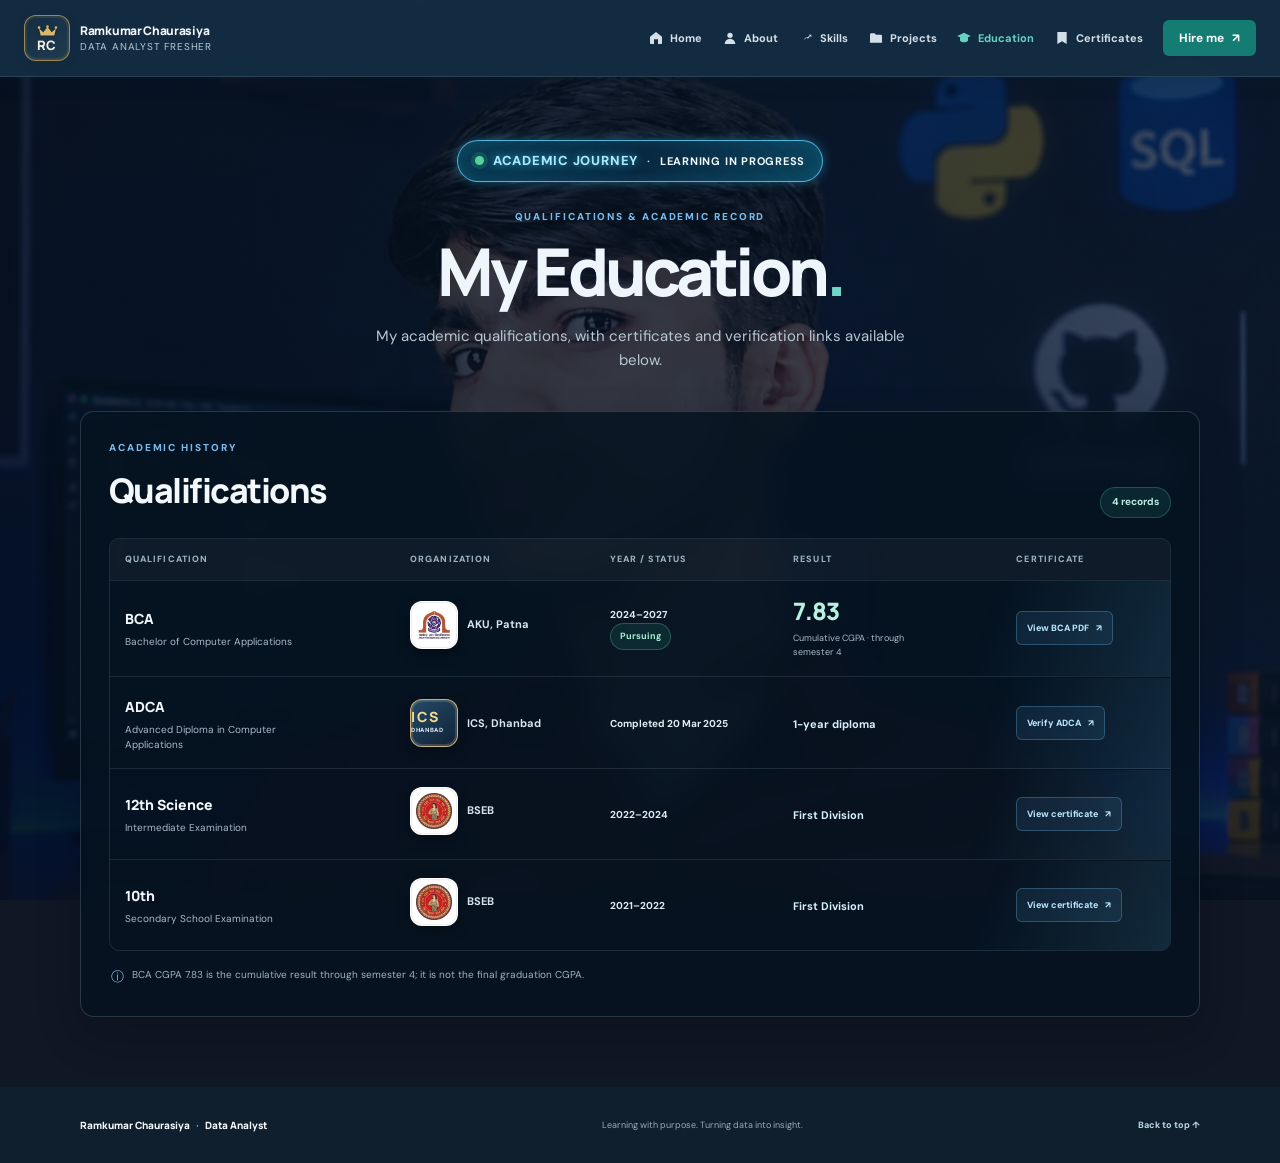
<file: education/main.html>
<!doctype html>
<html lang="en">
  <head>
    <meta charset="utf-8">
    <meta name="viewport" content="width=device-width, initial-scale=1">
    <meta name="theme-color" content="#142d42">
    <meta name="description" content="Ramkumar Chaurasiya's education history and academic certificates, including BCA, ADCA, and BSEB qualifications.">
    <title>Education | Ramkumar Chaurasiya</title>
    <link rel="preconnect" href="https://fonts.googleapis.com">
    <link rel="preconnect" href="https://fonts.gstatic.com" crossorigin>
    <link href="https://fonts.googleapis.com/css2?family=DM+Sans:wght@400;500;600;700&family=Manrope:wght@400;500;600;700;800&display=swap" rel="stylesheet">
    <link rel="stylesheet" href="../certificate/main.css">
    <link rel="stylesheet" href="main.css">
    <script src="main.js" defer></script>
  </head>
  <body>
    <a class="skip-link" href="#education">Skip to education</a>
    <header class="site-header">
      <div class="header-inner">
        <a class="brand" href="../index.html#home" aria-label="Ramkumar Chaurasiya, home">
          <span class="brand-mark" aria-hidden="true"><svg class="brand-crown" viewBox="0 0 32 20"><path d="M3 5.5 9.5 11 16 3l6.5 8L29 5.5 26.5 16h-21L3 5.5Z" fill="currentColor"/><circle cx="3" cy="4" r="2" fill="currentColor"/><circle cx="16" cy="2.5" r="2" fill="currentColor"/><circle cx="29" cy="4" r="2" fill="currentColor"/></svg><span class="brand-initials">RC</span></span>
          <span class="brand-copy"><strong>Ramkumar Chaurasiya</strong><span>Data Analyst Fresher</span></span>
        </a>
        <button class="menu-toggle" type="button" aria-expanded="false" aria-controls="primary-nav" aria-label="Open navigation">
          <span></span><span></span><span></span>
        </button>
        <nav class="primary-nav" id="primary-nav" aria-label="Main navigation">
          <a class="nav-link" href="../index.html#home"><svg class="nav-icon" viewBox="0 0 24 24" aria-hidden="true"><path d="m3 10 9-7 9 7v10a1 1 0 0 1-1 1h-5v-7H9v7H4a1 1 0 0 1-1-1V10Z"/></svg><span>Home</span></a>
          <a class="nav-link" href="../about_me/main.html"><svg class="nav-icon" viewBox="0 0 24 24" aria-hidden="true"><circle cx="12" cy="8" r="4"/><path d="M4 21a8 8 0 0 1 16 0"/></svg><span>About</span></a>
          <a class="nav-link" href="../index.html#skills"><svg class="nav-icon" viewBox="0 0 24 24" aria-hidden="true"><path d="M4 19V5m0 14h17M8 15l4-4 3 2 5-6"/><path d="M16 7h4v4"/></svg><span>Skills</span></a>
          <a class="nav-link" href="../index.html#projects"><svg class="nav-icon" viewBox="0 0 24 24" aria-hidden="true"><path d="M3 7a2 2 0 0 1 2-2h5l2 2h7a2 2 0 0 1 2 2v10H3V7Z"/><path d="M3 10h18"/></svg><span>Projects</span></a>
          <a class="nav-link is-active" href="main.html" aria-current="page"><svg class="nav-icon" viewBox="0 0 24 24" aria-hidden="true"><path d="m2 9 10-5 10 5-10 5L2 9Z"/><path d="M6 11v5c3.5 3 8.5 3 12 0v-5m4-2v6"/></svg><span>Education</span></a>
          <a class="nav-link" href="../certificate/main.html"><svg class="nav-icon" viewBox="0 0 24 24" aria-hidden="true"><path d="M5 3h14v18l-7-4-7 4V3Z"/><path d="m9 10 2 2 4-4"/></svg><span>Certificates</span></a>
          <button class="nav-hire" type="button" data-hire-trigger aria-haspopup="dialog" aria-controls="hire-dialog">Hire me <span aria-hidden="true">↗</span></button>
        </nav>
      </div>
    </header>

    <main class="education-main" id="education">
      <section class="education-intro section-shell" aria-labelledby="page-title">
        <p class="hero-status"><span class="status-dot" aria-hidden="true"></span><strong>ACADEMIC JOURNEY</strong><span class="hero-status-divider" aria-hidden="true">·</span><span>LEARNING IN PROGRESS</span></p>
        <p class="eyebrow">QUALIFICATIONS &amp; ACADEMIC RECORD</p>
        <h1 id="page-title">My Education<span>.</span></h1>
        <p>My academic qualifications, with certificates and verification links available below.</p>
      </section>

      <section class="education-records section-shell" aria-labelledby="records-title">
        <div class="education-records-heading">
          <div>
            <p class="eyebrow">ACADEMIC HISTORY</p>
            <h2 id="records-title">Qualifications</h2>
          </div>
          <span class="record-count">4 records</span>
        </div>
        <div class="education-table-wrap">
          <table class="education-table">
            <caption class="visually-hidden">Education qualifications, organizations, years, results, and certificate links</caption>
            <thead>
              <tr>
                <th scope="col">Qualification</th>
                <th scope="col">Organization</th>
                <th scope="col">Year / status</th>
                <th scope="col">Result</th>
                <th scope="col">Certificate</th>
              </tr>
            </thead>
            <tbody>
              <tr>
                <td data-label="Qualification"><strong class="qualification-name">BCA</strong><span class="qualification-detail">Bachelor of Computer Applications</span></td>
                <td data-label="Organization"><span class="organization"><img src="data/university_logo.jfif" alt="" class="organization-logo">AKU, Patna</span></td>
                <td data-label="Year / status"><strong class="year-value">2024–2027</strong><span class="status-pill status-current">Pursuing</span></td>
                <td data-label="Result"><strong class="result-value result-cgpa">7.83</strong><span class="result-detail">Cumulative CGPA · through semester 4</span></td>
                <td data-label="Certificate"><a class="certificate-link" href="data/bca%20certificate.pdf" target="_blank" rel="noopener noreferrer">View BCA PDF <span aria-hidden="true">↗</span></a></td>
              </tr>
              <tr>
                <td data-label="Qualification"><strong class="qualification-name">ADCA</strong><span class="qualification-detail">Advanced Diploma in Computer Applications</span></td>
                <td data-label="Organization"><span class="organization"><span class="organization-logo ics-logo" role="img" aria-label="ICS Dhanbad"><span>ICS</span><small>Dhanbad</small></span>ICS, Dhanbad</span></td>
                <td data-label="Year / status"><strong class="year-value">Completed 20 Mar 2025</strong></td>
                <td data-label="Result"><strong class="result-value">1-year diploma</strong></td>
                <td data-label="Certificate"><a class="certificate-link" href="https://www.icsdhanbad.com/certificate-verification?sn=SRN-85950320&amp;dob=03-03-2006" target="_blank" rel="noopener noreferrer">Verify ADCA <span aria-hidden="true">↗</span></a></td>
              </tr>
              <tr>
                <td data-label="Qualification"><strong class="qualification-name">12th Science</strong><span class="qualification-detail">Intermediate Examination</span></td>
                <td data-label="Organization"><span class="organization"><img src="data/bseb_logo.jpg" alt="" class="organization-logo">BSEB</span></td>
                <td data-label="Year / status"><strong class="year-value">2022–2024</strong></td>
                <td data-label="Result"><strong class="result-value">First Division</strong></td>
                <td data-label="Certificate"><a class="certificate-link" href="data/12%20Certificate.pdf" target="_blank" rel="noopener noreferrer">View certificate <span aria-hidden="true">↗</span></a></td>
              </tr>
              <tr>
                <td data-label="Qualification"><strong class="qualification-name">10th</strong><span class="qualification-detail">Secondary School Examination</span></td>
                <td data-label="Organization"><span class="organization"><img src="data/bseb_logo.jpg" alt="" class="organization-logo">BSEB</span></td>
                <td data-label="Year / status"><strong class="year-value">2021–2022</strong></td>
                <td data-label="Result"><strong class="result-value">First Division</strong></td>
                <td data-label="Certificate"><a class="certificate-link" href="data/10%20certificate.pdf" target="_blank" rel="noopener noreferrer">View certificate <span aria-hidden="true">↗</span></a></td>
              </tr>
            </tbody>
          </table>
        </div>
        <p class="education-note"><span aria-hidden="true">ⓘ</span> BCA CGPA 7.83 is the cumulative result through semester 4; it is not the final graduation CGPA.</p>
      </section>
    </main>

    <footer class="site-footer">
      <div class="section-shell footer-inner">
        <a class="footer-brand" href="../index.html">Ramkumar Chaurasiya <span>·</span> Data Analyst</a>
        <p>Learning with purpose. Turning data into insight.</p>
        <a class="footer-top" href="#education">Back to top ↑</a>
      </div>
    </footer>
    <dialog class="hire-dialog" id="hire-dialog" aria-labelledby="hire-dialog-title">
      <button class="hire-dialog-close" type="button" aria-label="Close dialog">×</button>
      <div class="hire-dialog-content">
        <img class="hire-dialog-photo" src="../logo/Data%20Analyst%20Workspace%20Portrait.png" alt="Ramkumar Chaurasiya, Data Analyst Fresher">
        <div class="hire-dialog-copy">
          <span class="hire-dialog-emoji" aria-hidden="true">👋 📊</span>
          <p class="eyebrow">LET’S WORK TOGETHER</p>
          <h2 id="hire-dialog-title">Hi, I’m Ramkumar!</h2>
          <p>I’m a Data Analyst Fresher focused on turning data into useful insights. I’m open to internship and entry-level opportunities.</p>
          <a class="button button-primary" href="../logo/hire_me.pdf" target="_blank" rel="noopener noreferrer">View my profile <span aria-hidden="true">↗</span></a>
        </div>
      </div>
    </dialog>
  </body>
</html>
</file>
<file: main.css>
:root {
  color-scheme: light;
  --ink: #203442;
  --muted: #687b83;
  --accent: #147c73;
  --accent-dark: #0e625b;
  --paper: #f3f6f5;
  --soft: #eaf0ee;
  --surface: #fbfcfc;
  --line: #dce5e2;
  --font-body: "DM Sans", sans-serif;
  --font-display: "Manrope", sans-serif;
}

* { box-sizing: border-box; }
html { scroll-behavior: smooth; scroll-padding-top: 88px; }
body { margin: 0; color: var(--ink); background: var(--paper); font-family: var(--font-body); font-size: 15px; line-height: 1.7; -webkit-font-smoothing: antialiased; }
a { color: inherit; text-decoration: none; }
button { font: inherit; }
img { display: block; max-width: 100%; }
.section-shell { width: min(1220px, calc(100% - 48px)); margin-inline: auto; }
.skip-link { position: absolute; z-index: 20; top: -50px; left: 16px; padding: 10px 14px; color: #fff; background: var(--ink); border-radius: 6px; }
.skip-link:focus { top: 12px; }

.site-header { position: sticky; z-index: 10; top: 0; color: #f4f7fb; background: rgb(20 45 66 / 97%); border-bottom: 1px solid rgb(255 255 255 / 10%); box-shadow: 0 4px 18px rgb(11 35 52 / 18%); backdrop-filter: blur(14px); }
.header-inner { width: min(1240px, calc(100% - 48px)); min-height: 76px; margin-inline: auto; display: flex; align-items: center; justify-content: space-between; gap: 30px; }
.brand { display: inline-flex; align-items: center; gap: 10px; flex-shrink: 0; }
.brand-mark { width: 46px; height: 46px; display: flex; flex: 0 0 46px; flex-direction: column; align-items: center; justify-content: center; gap: 1px; color: #e7f8ff; background: linear-gradient(145deg, #142d42, #203b50); border: 1px solid rgb(204 170 94 / 72%); border-radius: 12px; box-shadow: 0 3px 10px rgb(11 35 52 / 16%), inset 0 0 0 2px rgb(204 170 94 / 12%); }
.brand-crown { width: 21px; height: 13px; color: #d7b56d; filter: drop-shadow(0 1px 2px rgb(0 0 0 / 25%)); }
.brand-initials { color: #f5f0e3; font-family: var(--font-display); font-size: 13px; font-weight: 800; letter-spacing: .02em; line-height: 1; }
.brand-copy { display: grid; line-height: 1.25; }
.brand-copy strong { font-family: var(--font-display); font-size: 12px; font-weight: 800; letter-spacing: -.3px; white-space: nowrap; }
.brand-copy span { margin-top: 3px; color: #b7cbd7; font-size: 10px; letter-spacing: .08em; text-transform: uppercase; }
.primary-nav { display: flex; align-items: center; gap: clamp(14px, 2.2vw, 29px); }
.nav-link { position: relative; display: inline-flex; align-items: center; gap: 7px; padding-block: 9px; color: #d3e0e8; font-size: 12px; font-weight: 600; transition: color .2s ease; }
.nav-icon { width: 16px; height: 16px; flex: 0 0 16px; fill: currentColor; }
.nav-link:hover, .nav-link.is-active { color: #67d2c4; }
.nav-hire { padding: 10px 16px; color: #fff; background: var(--ink); border: 0; border-radius: 6px; font-size: 12px; font-weight: 700; cursor: pointer; transition: background .2s ease, transform .2s ease; }
.site-header .nav-hire { background: #147c73; }
.site-header .nav-hire:hover { background: #0e625b; }
.nav-hire:hover { background: var(--accent); transform: translateY(-1px); }
.nav-hire span { margin-left: 7px; }
.menu-toggle { display: none; }

.hero { position: relative; isolation: isolate; min-height: 650px; display: grid; grid-template-columns: minmax(0, 1.03fr) minmax(0, .97fr); align-items: center; gap: 32px; padding: 50px 0 88px; color: #f4f7fb; }
.hero::before { position: absolute; z-index: -1; inset-block: 0; left: 50%; width: 100vw; transform: translateX(-50%); background: linear-gradient(115deg, rgb(26 11 28 / 76%) 0%, rgb(11 16 30 / 62%) 48%, rgb(6 43 67 / 55%) 100%), url("logo/my_image.png") center / cover no-repeat; content: ""; }
.hero-copy { position: relative; z-index: 2; padding-bottom: 18px; }
.hero-status { position: relative; isolation: isolate; overflow: hidden; width: fit-content; max-width: 100%; display: flex; flex-wrap: wrap; align-items: center; justify-content: center; gap: 9px; margin: 0 auto 24px; padding: 14px 22px; color: #f0fbff; background: linear-gradient(110deg, rgb(8 65 91 / 88%), rgb(9 42 68 / 94%) 50%, rgb(10 75 102 / 88%)); border: 1px solid rgb(102 220 255 / 78%); border-radius: 999px; font-size: 14px; font-weight: 700; letter-spacing: .09em; line-height: 1.5; text-align: center; box-shadow: 0 0 12px rgb(63 205 255 / 38%), inset 0 0 14px rgb(63 205 255 / 12%); }
.hero-status::after { position: absolute; z-index: -1; top: -70%; bottom: -70%; left: -45%; width: 35%; background: linear-gradient(90deg, transparent, rgb(227 250 255 / 78%), transparent); content: ""; transform: skewX(-24deg); animation: status-light-sweep 2.4s ease-in-out infinite; pointer-events: none; }
.hero-status > * { position: relative; z-index: 1; }
.hero-status strong { color: #a7edff; font-size: 16px; font-weight: 800; text-shadow: 0 0 10px rgb(86 216 255 / 72%); }
.hero-status .status-dot { width: 9px; height: 9px; margin: 0 2px 0 0; background: #54d49a; box-shadow: 0 0 0 4px rgb(84 212 154 / 15%); animation: status-dot-pulse 1.8s ease-out infinite; }
.hero-status-divider { color: #9de8fc; }
@keyframes status-light-sweep {
  0%, 15% { left: -45%; }
  75%, 100% { left: 125%; }
}
@keyframes status-dot-pulse {
  0% { box-shadow: 0 0 0 0 rgb(84 212 154 / 45%); }
  70%, 100% { box-shadow: 0 0 0 7px rgb(84 212 154 / 0%); }
}
.eyebrow { margin: 0 0 19px; color: var(--accent); font-size: 10px; font-weight: 800; letter-spacing: .18em; line-height: 1.5; }
.status-dot { display: inline-block; width: 7px; height: 7px; margin-right: 7px; vertical-align: 1px; background: #38a178; border-radius: 50%; box-shadow: 0 0 0 4px rgb(56 161 120 / 12%); }
h1, h2, h3, p { margin-top: 0; }
h1, h2, h3 { font-family: var(--font-display); }
.hero h1 { margin-bottom: 15px; font-size: clamp(38px, 4.5vw, 54px); font-weight: 800; letter-spacing: -.055em; line-height: 1.08; }
.hero h1 span, .hero-tagline span { color: #62c9ee; }
.section-heading h2 span, .contact-card h2 span { color: var(--accent); }
.hero-tools { display: flex; flex-wrap: wrap; gap: 8px; margin-bottom: 15px; }
.hero-tools .hero-tool { min-height: 34px; display: inline-flex; align-items: center; gap: 7px; padding: 5px 10px; color: #d7eff8; background: rgb(98 201 238 / 10%); border: 1px solid rgb(98 201 238 / 30%); border-radius: 999px; font-size: 11px; font-weight: 700; letter-spacing: .02em; }
.hero-tool svg { width: 18px; height: 18px; flex: 0 0 18px; fill: currentColor; }
.hero-tool-python svg { color: #ffd343; }
.hero-tool-sql svg { color: #70c4e7; }
.hero-tool-excel svg { color: #4fc28a; }
.hero-tool-powerbi svg { color: #ffc857; }
.hero-tool-git svg { color: #f27b54; }
.hero-tool-github svg { color: #f4f7fb; }
.hero-tool > span { padding: 0; color: inherit; background: none; border: 0; border-radius: 0; font-size: inherit; font-weight: inherit; letter-spacing: inherit; }
.hero-tagline { max-width: 470px; margin-bottom: 17px; color: #f4f7fb; font-family: var(--font-display); font-size: clamp(20px, 2.4vw, 27px); font-weight: 700; letter-spacing: -.04em; line-height: 1.35; }
.hero-opportunity { margin: 0 0 22px; color: #a7dff2; font-size: 12px; font-weight: 700; }
.hero-location { margin: -10px 0 22px; color: #c4dbe5; font-size: 12px; font-weight: 600; }
.hero-location span { margin-right: 5px; }
.hero-actions { display: flex; flex-wrap: wrap; gap: 11px; }
.button { min-height: 45px; display: inline-flex; align-items: center; justify-content: center; gap: 13px; padding: 0 17px; border: 1px solid transparent; border-radius: 5px; font-size: 12px; font-weight: 700; transition: transform .2s ease, background .2s ease, border-color .2s ease; }
.button:hover { transform: translateY(-2px); }
.button-primary { color: #fff; background: var(--accent); }
.button-primary:hover { background: var(--accent-dark); }
.hero .button-primary { background: #087fa5; }
.hero .button-primary:hover { background: #08688a; }
.button-secondary { color: var(--ink); background: #fff; border-color: var(--line); }
.button-secondary:hover { border-color: #c5cad7; }
.resume-button { position: relative; isolation: isolate; overflow: hidden; color: #fff; background: linear-gradient(110deg, #7148d8, #c13e91 48%, #e87539); background-size: 180% 180%; border: 0; box-shadow: 0 5px 16px rgb(161 63 153 / 25%); animation: resume-gradient 5s ease-in-out infinite; }
.resume-button::before { position: absolute; z-index: -1; inset: 0; background: linear-gradient(105deg, transparent 25%, rgb(255 255 255 / 28%) 48%, transparent 68%); content: ""; transform: translateX(-120%); animation: resume-shine 4s ease-in-out infinite; }
.button.resume-button:hover { background-color: #7148d8; border-color: transparent; box-shadow: 0 8px 22px rgb(161 63 153 / 38%); }
.resume-button:focus-visible { outline: 3px solid #e875d2; outline-offset: 3px; }
.resume-button .resume-button-label { font-size: 12px; }
@keyframes resume-gradient { 0%, 100% { background-position: 0% 50%; } 50% { background-position: 100% 50%; } }
@keyframes resume-shine { 0%, 65% { transform: translateX(-120%); } 90%, 100% { transform: translateX(120%); } }
.button, .nav-hire, .menu-toggle, .hire-dialog-close { transition: transform .2s cubic-bezier(.2, .7, .2, 1), box-shadow .2s ease, background-color .2s ease, border-color .2s ease, color .2s ease; }
.button:hover, .nav-hire:hover, .menu-toggle:hover, .hire-dialog-close:hover { transform: translateY(-2px); box-shadow: 0 7px 18px rgb(3 23 39 / 20%); }
.button:active, .nav-hire:active, .menu-toggle:active, .hire-dialog-close:active { transform: translateY(0) scale(.97); box-shadow: none; }
.button:focus-visible, .nav-hire:focus-visible, .menu-toggle:focus-visible, .hire-dialog-close:focus-visible { outline: 3px solid #62c9ee; outline-offset: 3px; }
.button span { font-size: 16px; }
.social-links { display: flex; flex-wrap: wrap; gap: 10px; margin-top: 28px; }
.social-link { min-height: 46px; display: inline-flex; align-items: center; gap: 10px; padding: 8px 13px; color: #f4f7fb; background: rgb(255 255 255 / 9%); border: 1px solid rgb(130 210 241 / 58%); border-radius: 7px; font-size: 12px; font-weight: 700; box-shadow: 0 5px 16px rgb(0 0 0 / 12%); transition: color .2s ease, background .2s ease, border-color .2s ease, transform .2s ease, box-shadow .2s ease; animation: social-attention 2.8s ease-in-out infinite; }
.social-link:hover { color: #fff; background: rgb(98 201 238 / 22%); border-color: #80dcff; transform: translateY(-3px); box-shadow: 0 8px 24px rgb(39 180 230 / 32%); animation-play-state: paused; }
.social-link:focus-visible { outline: 3px solid #62c9ee; outline-offset: 3px; }
.social-link img { width: 24px; height: 24px; object-fit: contain; transition: transform .2s ease; }
.social-link:hover img, .social-link:hover .social-icon-email { transform: scale(1.12) rotate(-4deg); }
.social-icon-email { width: 24px; height: 24px; flex: 0 0 24px; color: #a7dff2; }
.social-link span { display: inline-flex; align-items: center; gap: 7px; }
.social-link span::after { color: #9eafbf; font-size: 13px; content: "↗"; }
@keyframes social-attention {
  0%, 48%, 100% { box-shadow: 0 5px 16px rgb(0 0 0 / 12%); }
  62% { box-shadow: 0 0 0 3px rgb(98 201 238 / 16%), 0 7px 21px rgb(39 180 230 / 32%); }
}
.hero-actions [data-hire-trigger], .nav-hire { animation: hire-attention 2.8s ease-in-out infinite; }
.hero-actions [data-hire-trigger]:hover, .nav-hire:hover { animation-play-state: paused; box-shadow: 0 0 0 3px rgb(98 201 238 / 22%), 0 8px 24px rgb(39 180 230 / 35%); }
@keyframes hire-attention {
  0%, 48%, 100% { box-shadow: 0 5px 16px rgb(0 0 0 / 12%); }
  62% { box-shadow: 0 0 0 4px rgb(98 201 238 / 20%), 0 7px 24px rgb(39 180 230 / 36%); }
}
.hero-visual { position: relative; min-width: 0; justify-self: end; width: min(100%, 520px); padding: 12px 0; }
.hero-visual { animation: hero-portrait-enter .8s .18s both cubic-bezier(.2, .7, .2, 1); }
.hero-copy > * { animation: hero-copy-enter .55s both cubic-bezier(.2, .7, .2, 1); }
.hero-copy > :nth-child(2) { animation-delay: .08s; }
.hero-copy > :nth-child(3) { animation-delay: .16s; }
.hero-copy > :nth-child(4) { animation-delay: .24s; }
.hero-copy > :nth-child(5) { animation-delay: .32s; }
.hero-copy > :nth-child(6) { animation-delay: .4s; }
.hero-copy > :nth-child(7) { animation-delay: .48s; }
.hero-copy > .hero-status { animation: hero-copy-enter .55s both cubic-bezier(.2, .7, .2, 1); }
@keyframes hero-copy-enter { from { opacity: 0; transform: translateY(14px); } to { opacity: 1; transform: translateY(0); } }
@keyframes hero-portrait-enter { from { opacity: 0; transform: translateY(14px) scale(.985); } to { opacity: 1; transform: translateY(0) scale(1); } }
.portrait-frame { position: relative; z-index: 1; width: 100%; overflow: hidden; background: #e7eef1; border: 5px solid var(--surface); border-radius: 14px; box-shadow: 0 22px 55px rgb(32 52 66 / 14%); }
.portrait { width: 100%; height: auto; object-fit: contain; object-position: center; }
.scroll-cue { position: absolute; bottom: 25px; left: clamp(24px, 5vw, 58px); display: flex; align-items: center; gap: 10px; color: #c3ceda; font-size: 10px; font-weight: 600; letter-spacing: .06em; text-transform: uppercase; }
.scroll-cue span { width: 17px; height: 26px; border: 1px solid #96a9b8; border-radius: 10px; }
.scroll-cue span::after { display: block; width: 3px; height: 5px; margin: 5px auto; background: var(--accent); border-radius: 2px; content: ""; }

.section { padding-block: 100px; }
.section-tint { background: var(--soft); }
.about-layout, .activity-layout { display: grid; grid-template-columns: .9fr 1.1fr; align-items: start; gap: 80px; }
.section-heading h2, .contact-card h2 { margin-bottom: 0; font-size: clamp(32px, 4vw, 43px); font-weight: 800; letter-spacing: -.06em; line-height: 1.18; }
.about-copy { padding-top: 8px; color: var(--muted); font-size: 14px; line-height: 1.9; }
.about-copy p { margin-bottom: 18px; }
.about-copy strong { color: var(--ink); }
.text-link { display: inline-flex; align-items: center; gap: 10px; margin-top: 5px; color: var(--accent); font-size: 12px; font-weight: 700; }
.text-link span { font-size: 16px; transition: transform .2s ease; }
.text-link:hover span { transform: translateX(4px); }
.section-heading-centered { max-width: 620px; margin: 0 auto 43px; text-align: center; }
.section-heading-centered .eyebrow { margin-bottom: 15px; }
.section-intro { max-width: 460px; margin: 15px auto 0; color: var(--muted); font-size: 13px; }
.skills-grid { display: grid; grid-template-columns: repeat(3, 1fr); gap: 13px; }
.skill-card { position: relative; min-height: 182px; padding: 22px; background: var(--surface); border: 1px solid var(--line); border-radius: 7px; transition: transform .2s ease, box-shadow .2s ease; }
.skill-card:hover { transform: translateY(-4px); box-shadow: 0 13px 30px rgb(26 39 76 / 7%); }
.motion-reveal { opacity: 0; transform: translateY(18px); transition: opacity .55s ease, transform .55s cubic-bezier(.2, .7, .2, 1); }
.motion-reveal.is-visible { opacity: 1; transform: translateY(0); }
.skill-card.motion-reveal:hover { transform: translateY(-4px); }
.skill-number { position: absolute; top: 19px; right: 20px; color: #a5abba; font-size: 9px; font-weight: 700; letter-spacing: .1em; }
.skill-symbol { width: 44px; height: 44px; display: grid; place-items: center; margin-bottom: 17px; border-radius: 10px; }
.skill-symbol svg { width: 28px; height: 28px; }
.skill-python { color: #306998; background: #edf2f8; }
.skill-sql { color: #277ba0; background: #e9f3f7; }
.skill-powerbi { color: #d69a12; background: #faf3e2; }
.skill-excel { color: #16824b; background: #e9f3ec; }
.skill-tableau { color: #42678d; background: #edf2f6; }
.skill-pandas { color: #150458; background: #f0eef9; }
.skill-numpy { color: #4d77cf; background: #eef2fb; }
.skill-github { color: #263648; background: #edf0f2; }
.skill-card h3 { margin-bottom: 4px; font-size: 14px; font-weight: 800; letter-spacing: -.03em; }
.skill-card p { margin-bottom: 0; color: var(--muted); font-size: 11px; }
.section-heading-row { display: flex; align-items: end; justify-content: space-between; gap: 30px; margin-bottom: 34px; }
.section-heading-row .eyebrow { margin-bottom: 13px; }
.section-heading-row .section-intro { max-width: 310px; margin: 0 0 4px; }
.empty-project { display: grid; grid-template-columns: auto 1fr auto; align-items: center; gap: 20px; padding: 30px; background: var(--surface); border: 1px solid var(--line); border-radius: 8px; }
.empty-icon { width: 54px; height: 54px; display: grid; place-items: center; color: var(--accent); background: #e2efec; border-radius: 10px; font-size: 23px; }
.card-kicker { margin-bottom: 8px; color: var(--accent); font-size: 9px; font-weight: 800; letter-spacing: .14em; }
.empty-project h3, .timeline-card h3 { margin-bottom: 5px; font-size: 18px; letter-spacing: -.04em; }
.empty-project p:not(.card-kicker), .timeline-card p:not(.card-kicker) { max-width: 630px; margin-bottom: 0; color: var(--muted); font-size: 12px; }
.icon-link { width: 38px; height: 38px; display: grid; place-items: center; color: var(--ink); border: 1px solid var(--line); border-radius: 50%; transition: color .2s ease, border-color .2s ease; }
.icon-link:hover { color: var(--accent); border-color: var(--accent); }
.timeline-card { position: relative; max-width: 810px; display: grid; grid-template-columns: 1fr auto; align-items: center; gap: 20px; margin-inline: auto; padding: 28px 30px 28px 36px; border: 1px solid var(--line); border-radius: 7px; }
.timeline-mark { position: absolute; top: 31px; left: 15px; width: 7px; height: 7px; background: var(--accent); border-radius: 50%; box-shadow: 0 0 0 4px #e2efec; }
.timeline-date { color: #8992a4; font-size: 9px; font-weight: 700; letter-spacing: .1em; white-space: nowrap; }
.activity-layout { align-items: center; }
.activity-card { padding: 27px 30px; background: var(--surface); border: 1px solid var(--line); border-radius: 8px; }
.activity-label { color: #59647a; font-size: 9px; font-weight: 800; letter-spacing: .13em; }
.activity-card h3 { margin: 16px 0 7px; font-size: 21px; letter-spacing: -.05em; }
.activity-card p { margin-bottom: 21px; color: var(--muted); font-size: 12px; }
.activity-line { display: flex; justify-content: space-between; padding-top: 15px; border-top: 1px solid var(--line); color: #7d8799; font-size: 10px; font-weight: 700; }
.activity-line span + span::before { margin-right: 16px; color: #c4c9d3; content: "·"; }

.contact-section { padding-top: 84px; padding-bottom: 84px; }
.contact-card { position: relative; overflow: hidden; display: flex; align-items: center; justify-content: space-between; gap: 40px; padding: 54px 60px; color: #fff; background: linear-gradient(120deg, #203442, #285650); border-radius: 9px; }
.contact-card .eyebrow { color: #9ed5ca; }
.contact-card h2 { position: relative; z-index: 1; }
.contact-card h2 span { color: #9ed5ca; }
.contact-copy { position: relative; z-index: 1; max-width: 440px; margin: 13px 0 0; color: #c2c9d8; font-size: 12px; }
.button-light { position: relative; z-index: 1; flex-shrink: 0; color: var(--ink); background: #fff; }
.button-light:hover { background: #fff0ef; }
.contact-decoration { position: absolute; right: 90px; bottom: -180px; width: 390px; height: 390px; border: 1px solid rgb(255 255 255 / 9%); border-radius: 50%; }
.contact-decoration::before, .contact-decoration::after { position: absolute; inset: 30px; border: 1px solid rgb(255 255 255 / 7%); border-radius: 50%; content: ""; }
.contact-decoration::after { inset: 70px; }
.site-footer { border-top: 1px solid var(--line); }
.footer-inner { min-height: 82px; display: flex; align-items: center; justify-content: space-between; gap: 20px; }
.footer-brand .brand-mark { width: 36px; height: 36px; flex-basis: 36px; gap: 0; border-radius: 10px; }
.footer-brand .brand-crown { width: 17px; height: 11px; }
.footer-brand .brand-initials { font-size: 10px; }
.footer-brand .brand-copy strong { font-size: 11px; }
.footer-brand .brand-copy span { font-size: 8px; }
.footer-inner p, .back-to-top { margin: 0; color: #7b8597; font-size: 10px; }
.back-to-top { font-weight: 700; }
.back-to-top:hover { color: var(--accent); }

.hire-dialog { position: fixed; width: min(680px, calc(100% - 32px)); max-width: none; padding: 0; overflow: visible; color: var(--ink); background: var(--surface); border: 0; border-radius: 14px; box-shadow: 0 24px 80px rgb(20 35 45 / 28%); }
.hire-dialog::backdrop { background: rgb(20 35 45 / 65%); backdrop-filter: blur(5px); }
.hire-dialog-close { position: absolute; z-index: 1; top: 12px; right: 12px; width: 36px; height: 36px; display: grid; place-items: center; padding: 0; color: var(--ink); background: rgb(255 255 255 / 90%); border: 1px solid var(--line); border-radius: 50%; font-size: 24px; line-height: 1; cursor: pointer; }
.hire-dialog-content { display: grid; grid-template-columns: .85fr 1.15fr; align-items: center; gap: 30px; padding: 30px; }
.hire-dialog-photo { width: 100%; height: 310px; object-fit: cover; object-position: center; border-radius: 10px; }
.hire-dialog-copy .eyebrow { margin: 10px 0 8px; }
.hire-dialog-emoji { font-size: 28px; }
.hire-dialog-copy h2 { margin-bottom: 10px; font-family: var(--font-display); font-size: clamp(24px, 4vw, 32px); font-weight: 800; letter-spacing: -.05em; line-height: 1.2; }
.hire-dialog-copy > p:not(.eyebrow) { margin-bottom: 20px; color: var(--muted); font-size: 13px; line-height: 1.8; }

@media (max-width: 900px) {
  .primary-nav { gap: 10px; }
  .nav-link { gap: 5px; font-size: 10px; }
  .nav-icon { width: 13px; height: 13px; flex-basis: 13px; }
  .nav-hire { padding-inline: 12px; }
  .hero { min-height: 590px; grid-template-columns: minmax(0, 1fr) minmax(0, .85fr); gap: 8px; }
  .about-layout, .activity-layout { gap: 45px; }
}

@media (max-width: 720px) {
  html { scroll-padding-top: 72px; }
  .section-shell, .header-inner { width: min(calc(100% - 36px), 540px); }
  .header-inner { min-height: 68px; }
  .brand-mark { width: 42px; height: 42px; flex-basis: 42px; }
  .menu-toggle { width: 40px; height: 40px; display: grid; align-content: center; gap: 5px; padding: 9px; background: transparent; border: 1px solid rgb(255 255 255 / 28%); border-radius: 5px; cursor: pointer; }
  .menu-toggle span { display: block; width: 100%; height: 2px; background: #f4f7fb; transition: transform .2s ease, opacity .2s ease; }
  .menu-toggle[aria-expanded="true"] span:first-child { transform: translateY(7px) rotate(45deg); }
  .menu-toggle[aria-expanded="true"] span:nth-child(2) { opacity: 0; }
  .menu-toggle[aria-expanded="true"] span:last-child { transform: translateY(-7px) rotate(-45deg); }
  .primary-nav { position: absolute; top: 67px; right: 0; left: 0; display: none; align-items: stretch; gap: 0; padding: 8px 18px 16px; background: #142d42; border-bottom: 1px solid rgb(255 255 255 / 10%); box-shadow: 0 15px 20px rgb(11 35 52 / 18%); }
  .primary-nav.is-open { display: flex; flex-direction: column; }
  .nav-link { padding: 10px 3px; font-size: 13px; }
  .nav-hire { align-self: flex-start; margin-top: 8px; }
  .hero { min-height: max(590px, calc(100svh - 68px)); grid-template-columns: minmax(0, 1fr); gap: 30px; padding: 64px 0 75px; }
  .hero-copy { padding-bottom: 0; }
  .hero-status { gap: 7px; padding: 12px 15px; font-size: 12px; letter-spacing: .05em; }
  .hero-status strong { font-size: 14px; }
  .hero h1 { font-size: clamp(38px, 9vw, 50px); }
  .hero-visual { width: min(100%, 480px); justify-self: center; padding: 0; }
  .scroll-cue { bottom: 22px; left: 24px; }
  .section { padding-block: 72px; }
  .about-layout, .activity-layout { grid-template-columns: 1fr; gap: 24px; }
  .section-heading h2, .contact-card h2 { font-size: 35px; }
  .skills-grid { grid-template-columns: repeat(2, 1fr); }
  .skill-card { min-height: 165px; padding: 18px; }
  .section-heading-row { display: block; }
  .section-heading-row .section-intro { margin-top: 13px; }
  .empty-project { grid-template-columns: auto 1fr; gap: 15px; padding: 21px; }
  .empty-icon { width: 44px; height: 44px; }
  .icon-link { grid-column: 2; justify-self: start; }
  .timeline-card { grid-template-columns: 1fr; gap: 13px; padding: 25px 20px 25px 34px; }
  .timeline-mark { left: 14px; }
  .timeline-date { white-space: normal; }
  .contact-section { padding-block: 62px; }
  .contact-card { align-items: flex-start; flex-direction: column; gap: 24px; padding: 38px 27px; }
  .hire-dialog-content { grid-template-columns: 1fr; gap: 18px; padding: 20px; }
  .hire-dialog-photo { height: min(38vh, 250px); object-position: center 35%; }
  .hire-dialog-copy .button { width: 100%; }
  .contact-decoration { right: -180px; bottom: -180px; }
  .footer-inner { min-height: 110px; flex-wrap: wrap; justify-content: space-between; padding-block: 17px; }
  .footer-inner p { order: 3; width: 100%; }
}

@media (max-width: 380px) {
  .section-shell, .header-inner { width: calc(100% - 28px); }
  .hero-actions { align-items: stretch; flex-direction: column; }
  .hero-actions .button { justify-content: space-between; }
  .social-links { gap: 8px; }
  .social-link { min-height: 44px; gap: 8px; padding: 7px 10px; font-size: 10px; }
  .social-link img { width: 22px; height: 22px; }
  .social-icon-email { width: 22px; height: 22px; flex-basis: 22px; }
  .skills-grid { gap: 9px; }
  .skill-card { padding: 15px; }
}

@media (prefers-reduced-motion: reduce) {
  *, *::before, *::after { scroll-behavior: auto !important; transition-duration: .01ms !important; animation-duration: .01ms !important; animation-iteration-count: 1 !important; }
  .resume-button, .resume-button::before, .social-link, .hero-actions [data-hire-trigger], .nav-hire { animation: none; }
  .social-link { box-shadow: 0 5px 16px rgb(0 0 0 / 12%); }
  .motion-reveal { opacity: 1; transform: none; }
}
</file>
<file: about_me/main.css>
:root {
  color-scheme: dark;
  --ink: #f2f7fb;
  --muted: #a9bac8;
  --accent: #70dcce;
  --line: rgb(191 223 239 / 14%);
  --font-body: "DM Sans", sans-serif;
  --font-display: "Manrope", sans-serif;
}

* { box-sizing: border-box; }
html { min-width: 320px; scroll-behavior: smooth; }
body {
  min-height: 100vh;
  margin: 0;
  color: var(--ink);
  background-color: #081521;
  background-image:
    linear-gradient(110deg, rgb(5 13 24 / 81%) 0%, rgb(7 20 33 / 70%) 49%, rgb(7 16 28 / 66%) 100%),
    url("my_photo.png");
  background-position: center, center 38%;
  background-size: cover;
  background-attachment: fixed;
  font-family: var(--font-body);
  font-size: 15px;
  line-height: 1.7;
  -webkit-font-smoothing: antialiased;
}
a { color: inherit; text-decoration: none; }
a:focus-visible { outline: 2px solid var(--accent); outline-offset: 4px; }
h1, h2, h3, p { margin-top: 0; }
h1, h2, h3 { font-family: var(--font-display); }

.skip-link {
  position: absolute;
  z-index: 5;
  top: -60px;
  left: 18px;
  padding: 9px 14px;
  color: #07151e;
  background: var(--accent);
  border-radius: 6px;
}
.skip-link:focus { top: 14px; }
.page-shell { width: min(1050px, calc(100% - 48px)); margin-inline: auto; }
.site-header { position: sticky; z-index: 10; top: 0; color: #f4f7fb; background: rgb(20 45 66 / 97%); border-bottom: 1px solid rgb(255 255 255 / 10%); box-shadow: 0 4px 18px rgb(11 35 52 / 18%); backdrop-filter: blur(14px); }
.header-inner { width: min(1240px, calc(100% - 48px)); min-height: 76px; display: flex; align-items: center; justify-content: space-between; gap: 30px; margin-inline: auto; }
.brand { display: inline-flex; align-items: center; gap: 11px; }
.brand-mark { width: 46px; height: 46px; display: flex; flex: 0 0 46px; flex-direction: column; align-items: center; justify-content: center; gap: 1px; color: #e7f8ff; background: linear-gradient(145deg, #142d42, #203b50); border: 1px solid rgb(204 170 94 / 72%); border-radius: 12px; box-shadow: 0 3px 10px rgb(11 35 52 / 16%), inset 0 0 0 2px rgb(204 170 94 / 12%); }
.brand-crown { width: 21px; height: 13px; color: #d7b56d; filter: drop-shadow(0 1px 2px rgb(0 0 0 / 25%)); }
.brand-initials { color: #f5f0e3; font-family: var(--font-display); font-size: 13px; font-weight: 800; letter-spacing: .02em; line-height: 1; }
.brand-copy { display: grid; line-height: 1.25; }
.brand-copy strong { color: #f4f7fb; font-family: var(--font-display); font-size: 12px; font-weight: 800; letter-spacing: -.3px; white-space: nowrap; }
.brand-copy span { margin-top: 3px; color: #b7cbd7; font-size: 10px; letter-spacing: .08em; text-transform: uppercase; }
.primary-nav { display: flex; align-items: center; gap: clamp(14px, 2.2vw, 29px); }
.nav-link { position: relative; display: inline-flex; align-items: center; gap: 7px; padding-block: 9px; color: #d3e0e8; font-size: 12px; font-weight: 600; transition: color .2s ease; }
.nav-icon { width: 16px; height: 16px; flex: 0 0 16px; fill: currentColor; }
.nav-link:hover, .nav-link.is-active { color: #67d2c4; }
.nav-hire { padding: 10px 16px; color: #fff; background: #147c73; border-radius: 6px; font-size: 12px; font-weight: 700; transition: background .2s ease, transform .2s ease; }
.nav-hire:hover { background: #0e625b; transform: translateY(-1px); }
.nav-hire span { margin-left: 7px; }
.menu-toggle { display: none; }

.intro { max-width: 740px; padding: 76px 0 53px; }
.eyebrow, .card-kicker { margin-bottom: 9px; color: var(--accent); font-size: 10px; font-weight: 800; letter-spacing: .17em; }
.intro .eyebrow { margin-bottom: 14px; }
.hero-status { position: relative; isolation: isolate; overflow: hidden; width: fit-content; max-width: 100%; display: flex; flex-wrap: wrap; align-items: center; justify-content: center; gap: 9px; margin: 0 0 23px; padding: 10px 17px; color: #f0fbff; background: linear-gradient(110deg, rgb(8 65 91 / 88%), rgb(9 42 68 / 94%) 50%, rgb(10 75 102 / 88%)); border: 1px solid rgb(102 220 255 / 78%); border-radius: 999px; font-size: 11px; font-weight: 700; letter-spacing: .07em; line-height: 1.5; text-align: center; box-shadow: 0 0 12px rgb(63 205 255 / 38%), inset 0 0 14px rgb(63 205 255 / 12%); }
.hero-status::after { position: absolute; z-index: -1; top: -70%; bottom: -70%; left: -45%; width: 35%; background: linear-gradient(90deg, transparent, rgb(227 250 255 / 78%), transparent); content: ""; transform: skewX(-24deg); animation: status-light-sweep 2.4s ease-in-out infinite; pointer-events: none; }
.hero-status > * { position: relative; z-index: 1; }
.status-dot { width: 7px; height: 7px; display: inline-block; margin: 0 7px 1px 0; vertical-align: 1px; background: #38a178; border-radius: 50%; box-shadow: 0 0 0 4px rgb(56 161 120 / 12%); }
.hero-status strong { color: #a7edff; font-size: 12px; font-weight: 800; text-shadow: 0 0 10px rgb(86 216 255 / 72%); }
.hero-status .status-dot { width: 9px; height: 9px; margin: 0 2px 0 0; background: #54d49a; box-shadow: 0 0 0 4px rgb(84 212 154 / 15%); animation: status-dot-pulse 1.8s ease-out infinite; }
.hero-status-divider { color: #9de8fc; }
@keyframes status-light-sweep {
  0%, 15% { left: -45%; }
  75%, 100% { left: 125%; }
}
@keyframes status-dot-pulse {
  0% { box-shadow: 0 0 0 0 rgb(84 212 154 / 45%); }
  70%, 100% { box-shadow: 0 0 0 7px rgb(84 212 154 / 0%); }
}
.intro h1 { margin-bottom: 6px; font-size: clamp(52px, 8vw, 82px); font-weight: 800; letter-spacing: -.075em; line-height: 1.08; }
.title-period { color: var(--accent); }
.intro-name { margin: 0 0 8px; color: #e7f0f7; font-size: clamp(17px, 2.5vw, 21px); font-weight: 500; }
.intro-name span { color: #fff; font-weight: 800; }
.intro-copy { max-width: 600px; margin-bottom: 19px; color: #b7c8d6; font-size: 15px; }
.intro-location { margin: -8px 0 19px; color: #c4dbe5; font-size: 12px; font-weight: 600; }
.intro-location span { margin-right: 5px; }
.intro-tags, .tag-list { display: flex; flex-wrap: wrap; gap: 8px; padding: 0; list-style: none; }
.intro-tags span, .tag-list li { padding: 5px 11px; color: #d8e9f2; background: rgb(255 255 255 / 6%); border: 1px solid rgb(207 230 241 / 16%); border-radius: 99px; font-size: 10px; font-weight: 700; }
.intro-tags span:first-child, .tag-list li { color: #b5f4e9; background: rgb(112 220 206 / 8%); border-color: rgb(112 220 206 / 21%); }

.story-grid { display: grid; grid-template-columns: repeat(2, minmax(0, 1fr)); gap: 16px; }
.story-card { position: relative; overflow: hidden; padding: 25px 26px; background: linear-gradient(145deg, rgb(13 31 47 / 86%), rgb(9 24 39 / 82%)); border: 1px solid var(--line); border-radius: 15px; box-shadow: 0 15px 40px rgb(0 0 0 / 13%); backdrop-filter: blur(14px); }
.card-heading { display: flex; align-items: center; gap: 13px; margin-bottom: 13px; }
.card-icon { width: 40px; height: 40px; display: grid; flex: 0 0 40px; place-items: center; color: var(--accent); background: rgb(112 220 206 / 9%); border: 1px solid rgb(112 220 206 / 18%); border-radius: 12px; }
.card-icon svg { width: 20px; height: 20px; fill: none; stroke: currentColor; stroke-linecap: round; stroke-linejoin: round; stroke-width: 1.6; }
.card-kicker { margin-bottom: 0; font-size: 8px; letter-spacing: .14em; }
.card-heading h2 { margin: 1px 0 0; font-size: 20px; font-weight: 800; letter-spacing: -.045em; line-height: 1.3; }
.card-lead { margin-bottom: 17px; color: #bfced9; font-size: 12px; line-height: 1.7; }
.education-detail { padding: 16px; background: rgb(255 255 255 / 3.5%); border: 1px solid rgb(255 255 255 / 8%); border-radius: 10px; }
.detail-label { color: #90b4c5; font-size: 8px; font-weight: 800; letter-spacing: .13em; }
.education-detail h3 { margin: 4px 0 2px; font-size: 16px; font-weight: 800; letter-spacing: -.03em; }
.education-detail p { margin: 0; color: #b7c8d6; font-size: 11px; }
.year-pill { display: inline-block; margin-top: 11px; padding: 3px 9px; color: #b5f4e9; background: rgb(112 220 206 / 9%); border-radius: 30px; font-size: 9px; font-weight: 700; letter-spacing: .05em; }
.skill-group + .skill-group { margin-top: 14px; }
.skill-group h3 { margin-bottom: 7px; color: #a8bac8; font-size: 10px; font-weight: 700; }
.tag-list { gap: 7px; margin: 0; }
.tag-list li { min-height: 31px; display: inline-flex; align-items: center; gap: 6px; padding: 5px 9px; font-size: 9px; }
.tag-list li svg { width: 16px; height: 16px; flex: 0 0 16px; fill: currentColor; }
.tag-list li span { white-space: nowrap; }
.tag-list .tool-python svg { color: #ffd343; }
.tag-list .tool-sql svg { color: #70c4e7; }
.tag-list .tool-excel svg { color: #4fc28a; }
.tag-list .tool-powerbi svg { color: #ffc857; }
.tag-list .tool-git svg { color: #f27b54; }
.tag-list .tool-github svg { color: #f4f7fb; }
.tag-list-soft .tool-numpy svg { color: #8aa7ff; }
.tag-list-soft .tool-pandas svg { color: #e6b2ff; }
.tag-list-soft .tool-matplotlib svg { color: #ffb36b; }
.tag-list-soft .tool-seaborn svg { color: #80d5c7; }
.tag-list-soft li { color: #d0def2; background: rgb(148 174 255 / 8%); border-color: rgb(148 174 255 / 19%); }
.certificate-list { display: grid; gap: 9px; margin: 0 0 12px; padding: 0; list-style: none; }
.certificate-list li { display: flex; align-items: center; gap: 11px; padding: 10px 12px; background: rgb(255 255 255 / 3.5%); border: 1px solid rgb(255 255 255 / 8%); border-radius: 9px; }
.certificate-logo { width: 42px; height: 30px; display: grid; flex: 0 0 42px; place-items: center; }
.ibm-logo svg { width: 42px; height: 26px; }
.google-logo > span { display: flex; align-items: center; font-family: Arial, sans-serif; font-size: 16px; font-weight: 700; letter-spacing: -.08em; }
.google-logo > span span:nth-child(1), .google-logo > span span:nth-child(4) { color: #4285f4; }
.google-logo > span span:nth-child(2), .google-logo > span span:nth-child(6) { color: #ea4335; }
.google-logo > span span:nth-child(3) { color: #fbbc05; }
.google-logo > span span:nth-child(5) { color: #34a853; }
.meta-logo svg { width: 30px; height: 30px; }
.certificate-list strong, .certificate-list small { display: block; }
.certificate-list strong { font-family: var(--font-display); font-size: 11px; font-weight: 800; }
.certificate-list small { color: #a7b9c7; font-size: 9px; }
.certificate-info { min-width: 0; flex: 1; }
.certificate-actions { display: flex; flex: 0 0 auto; flex-wrap: wrap; justify-content: flex-end; gap: 5px 10px; }
.certificate-link { color: var(--accent); font-size: 9px; font-weight: 800; white-space: nowrap; }
.certificate-link:hover { color: #b5f4e9; }
.card-footnote { margin: 0; color: #9fb3c1; font-size: 10px; }
.approach-card { grid-row: span 2; }
.principle-list { display: grid; gap: 3px; margin: 0; padding: 0; list-style: none; }
.principle-list li { display: grid; grid-template-columns: 31px 1fr; gap: 9px; align-items: start; padding: 12px 0; border-top: 1px solid rgb(255 255 255 / 8%); }
.principle-list li > span { color: var(--accent); font-family: var(--font-display); font-size: 10px; font-weight: 800; }
.principle-list p { margin: 0; color: #bdcbd5; font-size: 11px; line-height: 1.7; }
.principle-list strong { color: #f3f7fa; }
.body-copy { margin-bottom: 11px; color: #bdcbd5; font-size: 11px; line-height: 1.8; }
.body-copy strong { color: #f2f8fb; }
.curiosity-card .body-copy { margin-bottom: 0; }
.career-card { grid-column: 1 / -1; padding: 27px 30px; }
.career-card .card-heading, .career-card > p, .career-card .connect-link { position: relative; z-index: 1; }
.career-card .card-heading { margin-bottom: 15px; }
.career-statement { max-width: 600px; margin-bottom: 7px; color: #f3f8fb; font-family: var(--font-display); font-size: clamp(20px, 3vw, 27px); font-weight: 800; letter-spacing: -.05em; line-height: 1.35; }
.career-card .body-copy { max-width: 760px; }
.connect-link { width: fit-content; display: inline-flex; align-items: center; gap: 14px; margin-top: 2px; padding: 9px 14px; color: #071b24; background: var(--accent); border-radius: 7px; font-size: 10px; font-weight: 800; transition: background .2s ease, transform .2s ease; }
.connect-link:hover { background: #94efe0; transform: translateY(-2px); }
.connect-link span, .page-footer a span { font-size: 14px; }
.career-orbit { position: absolute; width: 190px; height: 190px; border: 1px solid rgb(112 220 206 / 10%); border-radius: 50%; pointer-events: none; }
.career-orbit-one { top: -115px; right: 12%; }
.career-orbit-two { top: -93px; right: calc(12% + 22px); }
.page-footer { display: flex; justify-content: space-between; gap: 14px; padding: 23px 0 30px; color: #a8b8c5; font-size: 10px; }
.page-footer a { color: #cce5e7; font-weight: 700; }
.page-footer a:hover { color: var(--accent); }

.hire-dialog { position: fixed; width: min(680px, calc(100% - 32px)); max-width: none; padding: 0; overflow: visible; color: #203442; background: #fbfcfc; border: 0; border-radius: 14px; box-shadow: 0 24px 80px rgb(0 0 0 / 45%); }
.hire-dialog::backdrop { background: rgb(5 13 24 / 72%); backdrop-filter: blur(5px); }
.hire-dialog-close { position: absolute; z-index: 1; top: 12px; right: 12px; width: 36px; height: 36px; display: grid; place-items: center; padding: 0; color: #203442; background: rgb(255 255 255 / 90%); border: 1px solid #dce5e2; border-radius: 50%; font-size: 24px; line-height: 1; cursor: pointer; }
.hire-dialog-content { display: grid; grid-template-columns: .85fr 1.15fr; align-items: center; gap: 30px; padding: 30px; }
.hire-dialog-photo { width: 100%; height: 310px; object-fit: cover; object-position: center; border-radius: 10px; }
.hire-dialog-copy .eyebrow { margin: 10px 0 8px; color: #147c73; }
.hire-dialog-emoji { font-size: 28px; }
.hire-dialog-copy h2 { margin-bottom: 10px; color: #203442; font-family: var(--font-display); font-size: clamp(24px, 4vw, 32px); font-weight: 800; letter-spacing: -.05em; line-height: 1.2; }
.hire-dialog-copy > p:not(.eyebrow) { margin-bottom: 20px; color: #687b83; font-size: 13px; line-height: 1.8; }
.hire-dialog .button { min-height: 45px; display: inline-flex; align-items: center; justify-content: center; gap: 13px; padding: 0 17px; color: #fff; background: #147c73; border-radius: 5px; font-size: 12px; font-weight: 700; }
.hire-dialog .button:hover { background: #0e625b; }
.hire-dialog .button span { font-size: 16px; }

.js-ready [data-reveal] { opacity: 0; transform: translateY(14px); transition: opacity .55s ease, transform .55s cubic-bezier(.2, .7, .25, 1); transition-delay: var(--reveal-delay, 0ms); }
.js-ready [data-reveal].is-visible { opacity: 1; transform: translateY(0); }

@media (max-width: 680px) {
  body { background-position: center, center; }
  .page-shell { width: min(100% - 32px, 520px); }
  .intro { padding: 58px 0 37px; }
  .intro h1 { font-size: clamp(50px, 13vw, 70px); }
  .intro-copy { font-size: 13px; }
  .story-grid { grid-template-columns: 1fr; gap: 12px; }
  .story-card { padding: 21px 20px; }
  .certificate-list li { gap: 8px; padding-inline: 9px; }
  .certificate-actions { flex-direction: column; align-items: flex-end; gap: 4px; }
  .certificate-link { font-size: 8px; }
  .connect-link { max-width: 100%; gap: 8px; font-size: 9px; }
  .approach-card { grid-row: auto; }
  .career-card { grid-column: auto; padding: 22px 20px; }
  .page-footer { flex-wrap: wrap; padding-top: 19px; }
}

@media (max-width: 900px) {
  .header-inner { min-height: 68px; }
  .brand-mark { width: 42px; height: 42px; flex-basis: 42px; }
  .menu-toggle { width: 40px; height: 40px; display: grid; align-content: center; gap: 5px; padding: 9px; background: transparent; border: 1px solid rgb(255 255 255 / 28%); border-radius: 5px; cursor: pointer; }
  .menu-toggle span { display: block; width: 100%; height: 2px; background: #f4f7fb; transition: transform .2s ease, opacity .2s ease; }
  .menu-toggle[aria-expanded="true"] span:first-child { transform: translateY(7px) rotate(45deg); }
  .menu-toggle[aria-expanded="true"] span:nth-child(2) { opacity: 0; }
  .menu-toggle[aria-expanded="true"] span:last-child { transform: translateY(-7px) rotate(-45deg); }
  .primary-nav { position: absolute; top: 67px; right: 0; left: 0; display: none; align-items: stretch; gap: 0; padding: 8px 24px 16px; background: #142d42; border-bottom: 1px solid rgb(255 255 255 / 10%); box-shadow: 0 15px 20px rgb(11 35 52 / 18%); }
  .primary-nav.is-open { display: flex; flex-direction: column; }
  .nav-link { padding: 10px 3px; color: #d3e0e8; font-size: 13px; }
  .nav-hire { align-self: flex-start; margin-top: 8px; }
  .hire-dialog-content { grid-template-columns: 1fr; gap: 18px; padding: 20px; }
  .hire-dialog-photo { height: min(38vh, 250px); object-position: center 35%; }
  .hire-dialog .button { width: 100%; }
}

@media (prefers-reduced-motion: reduce) {
  *, *::before, *::after { scroll-behavior: auto !important; transition-duration: .01ms !important; animation-duration: .01ms !important; animation-iteration-count: 1 !important; }
}
</file>
<file: certificate/main.css>
:root {
  color-scheme: dark;
  --ink: #eff6fb;
  --muted: #a9bac8;
  --paper: #101725;
  --surface: rgb(11 27 43 / 88%);
  --line: rgb(191 223 239 / 14%);
  --blue: #1769aa;
  --blue-dark: #10558e;
  --font-body: "DM Sans", sans-serif;
  --font-display: "Manrope", sans-serif;
}

* { box-sizing: border-box; }
html { scroll-behavior: smooth; scroll-padding-top: 92px; background: #101725; }
body { position: relative; isolation: isolate; margin: 0; color: var(--ink); background: transparent; font-family: var(--font-body); font-size: 15px; line-height: 1.65; -webkit-font-smoothing: antialiased; }
body::before { position: fixed; z-index: -1; inset: 0; background-color: #101725; background-image: linear-gradient(90deg, rgb(5 15 28 / 91%) 0%, rgb(6 19 34 / 72%) 44%, rgb(7 20 35 / 35%) 100%), linear-gradient(0deg, rgb(4 13 24 / 58%), rgb(4 13 24 / 12%) 70%), url("data_logo/my_image.png"); background-position: center, center, center 43%; background-size: cover; content: ""; pointer-events: none; }
a { color: inherit; text-decoration: none; }
img, svg { display: block; max-width: 100%; }
.section-shell { width: min(1120px, calc(100% - 48px)); margin-inline: auto; }
.visually-hidden { position: absolute; width: 1px; height: 1px; padding: 0; overflow: hidden; clip: rect(0, 0, 0, 0); white-space: nowrap; border: 0; }
.skip-link { position: absolute; z-index: 20; top: -60px; left: 16px; padding: 10px 14px; color: #fff; background: var(--ink); border-radius: 6px; }
.skip-link:focus { top: 12px; }

.site-header { position: sticky; z-index: 10; top: 0; color: #f4f7fb; background: rgb(20 45 66 / 97%); border-bottom: 1px solid rgb(255 255 255 / 10%); box-shadow: 0 4px 18px rgb(11 35 52 / 18%); backdrop-filter: blur(14px); }
.header-inner { width: min(1240px, calc(100% - 48px)); min-height: 76px; margin-inline: auto; display: flex; align-items: center; justify-content: space-between; gap: 24px; }
.brand { display: inline-flex; align-items: center; gap: 10px; flex-shrink: 0; }
.brand-mark { width: 46px; height: 46px; display: flex; flex: 0 0 46px; flex-direction: column; align-items: center; justify-content: center; gap: 1px; color: #e7f8ff; background: linear-gradient(145deg, #142d42, #203b50); border: 1px solid rgb(204 170 94 / 72%); border-radius: 12px; box-shadow: 0 3px 10px rgb(11 35 52 / 16%), inset 0 0 0 2px rgb(204 170 94 / 12%); }
.brand-crown { width: 21px; height: 13px; color: #d7b56d; filter: drop-shadow(0 1px 2px rgb(0 0 0 / 25%)); }
.brand-initials { color: #f5f0e3; font-family: var(--font-display); font-size: 13px; font-weight: 800; letter-spacing: .02em; line-height: 1; }
.brand-copy { display: grid; line-height: 1.25; }
.brand-copy strong { color: #f4f7fb; font-family: var(--font-display); font-size: 12px; font-weight: 800; letter-spacing: -.3px; white-space: nowrap; }
.brand-copy span { margin-top: 3px; color: #b7cbd7; font-size: 10px; letter-spacing: .08em; text-transform: uppercase; }
.primary-nav { display: flex; align-items: center; gap: clamp(10px, 1.55vw, 22px); }
.nav-link { display: inline-flex; align-items: center; gap: 6px; padding-block: 9px; color: #d3e0e8; font-size: 11px; font-weight: 700; transition: color .2s ease; }
.nav-link:hover, .nav-link.is-active { color: #67d2c4; }
.nav-icon { width: 16px; height: 16px; flex: 0 0 16px; fill: currentColor; }
.nav-hire { display: inline-flex; align-items: center; gap: 8px; padding: 10px 16px; color: #fff; background: #147c73; border: 0; border-radius: 6px; font: 700 12px var(--font-body); cursor: pointer; transition: background .2s ease, transform .2s ease; }
.nav-hire:hover { background: #0e625b; transform: translateY(-1px); }
.menu-toggle { width: 40px; height: 40px; display: none; align-content: center; gap: 5px; padding: 9px; background: transparent; border: 1px solid var(--line); border-radius: 6px; cursor: pointer; }
.menu-toggle span { display: block; width: 100%; height: 2px; background: var(--ink); transition: transform .2s ease, opacity .2s ease; }
.menu-toggle[aria-expanded="true"] span:first-child { transform: translateY(7px) rotate(45deg); }
.menu-toggle[aria-expanded="true"] span:nth-child(2) { opacity: 0; }
.menu-toggle[aria-expanded="true"] span:last-child { transform: translateY(-7px) rotate(-45deg); }
.nav-hire:focus-visible, .menu-toggle:focus-visible { outline: 3px solid #62c9ee; outline-offset: 3px; }

.eyebrow { display: flex; align-items: center; gap: 9px; margin: 0 0 22px; color: #79bdf0; font-size: 10px; font-weight: 800; letter-spacing: .19em; }
.button { min-height: 46px; display: inline-flex; align-items: center; justify-content: center; gap: 12px; padding: 0 16px; border: 1px solid transparent; border-radius: 6px; font-size: 11px; font-weight: 800; transition: background .2s ease, border-color .2s ease, transform .2s ease, box-shadow .2s ease; }
.button:hover { transform: translateY(-2px); }
.button:focus-visible, .course-button:focus-visible, .footer-top:focus-visible { outline: 3px solid #64bdf7; outline-offset: 3px; }
.button-primary { color: #07182a; background: #a7d9ff; box-shadow: 0 6px 24px rgb(29 126 197 / 19%); }
.button-primary:hover { background: #c5e7ff; box-shadow: 0 10px 28px rgb(29 126 197 / 29%); }
.verified-icon { width: 16px; height: 16px; display: inline-grid; place-items: center; color: #071c2a; background: #85d9b2; border-radius: 50%; font-size: 10px; font-weight: 900; }
.hero-status { position: relative; isolation: isolate; overflow: hidden; width: fit-content; max-width: 100%; display: flex; flex-wrap: wrap; align-items: center; gap: 9px; margin: 0 0 22px; padding: 10px 17px; color: #f0fbff; background: linear-gradient(110deg, rgb(8 65 91 / 88%), rgb(9 42 68 / 94%) 50%, rgb(10 75 102 / 88%)); border: 1px solid rgb(102 220 255 / 78%); border-radius: 999px; font-size: 11px; font-weight: 700; letter-spacing: .07em; line-height: 1.5; box-shadow: 0 0 12px rgb(63 205 255 / 38%), inset 0 0 14px rgb(63 205 255 / 12%); }
.hero-status::after { position: absolute; z-index: -1; top: -70%; bottom: -70%; left: -45%; width: 35%; background: linear-gradient(90deg, transparent, rgb(227 250 255 / 78%), transparent); content: ""; transform: skewX(-24deg); animation: status-light-sweep 2.4s ease-in-out infinite; pointer-events: none; }
.hero-status > * { position: relative; z-index: 1; }
.hero-status strong { color: #a7edff; font-size: 13px; font-weight: 800; text-shadow: 0 0 10px rgb(86 216 255 / 72%); }
.hero-status-divider { color: #9de8fc; }
.status-dot { width: 9px; height: 9px; flex: 0 0 9px; background: #54d49a; border-radius: 50%; box-shadow: 0 0 0 4px rgb(84 212 154 / 15%); animation: status-dot-pulse 1.8s ease-out infinite; }
@keyframes status-light-sweep {
  0%, 15% { left: -45%; }
  75%, 100% { left: 125%; }
}
@keyframes status-dot-pulse {
  0% { box-shadow: 0 0 0 0 rgb(84 212 154 / 45%); }
  70%, 100% { box-shadow: 0 0 0 7px rgb(84 212 154 / 0%); }
}

.credential-section, .certificate-section, .meta-section { display: grid; grid-template-columns: minmax(0, 1.1fr) minmax(290px, .75fr); align-items: center; gap: 24px 44px; margin-block: 16px; padding: 30px 28px; color: #eff6fb; background: rgb(5 18 31 / 80%); border: 1px solid rgb(191 223 239 / 16%); border-radius: 14px; box-shadow: 0 12px 30px rgb(0 0 0 / 14%); backdrop-filter: blur(12px); transition: border-color .2s ease, box-shadow .2s ease, transform .2s ease; }
.credential-section:hover, .certificate-section:hover, .meta-section:hover { border-color: rgb(112 186 240 / 34%); box-shadow: 0 17px 38px rgb(0 0 0 / 20%); transform: translateY(-2px); }
.status-shell { display: flex; justify-content: center; margin: 16px auto -4px; }
.status-shell .hero-status { margin: 0; }
.credential-heading, .meta-heading, .google-heading, .science-heading { min-width: 0; align-self: center; }
.provider-lockup, .meta-provider, .google-provider, .science-provider { display: inline-flex; align-items: center; gap: 10px; padding: 7px 11px; color: #d3e6f4; background: rgb(255 255 255 / 5%); border: 1px solid rgb(191 223 239 / 16%); border-radius: 6px; font-size: 9px; font-weight: 800; letter-spacing: .12em; }
.provider-logo { width: 35px; height: 24px; display: inline-grid; flex: 0 0 35px; place-items: center; }
.provider-logo svg { width: 100%; height: 100%; }
.ibm-logo { width: 43px; flex-basis: 43px; }
.powerbi-logo { width: 27px; height: 27px; flex-basis: 27px; color: #f2c811; }
.powerbi-section .powerbi-provider { border-color: rgb(242 200 17 / 28%); }
.lockup-divider, .meta-provider span span, .google-provider > span:last-child > span, .science-provider > span:last-child > span { padding-inline: 3px; color: #93adc4; }
.credential-section .eyebrow, .meta-section .eyebrow, .google-section .eyebrow, .science-section .eyebrow, .powerbi-section .eyebrow { margin: 20px 0 12px; color: #8fc9f2; }
.credential-section h1, .meta-heading h2, .google-heading h2, .science-heading h2, .powerbi-section .credential-heading h2 { margin: 0 0 14px; color: #eff6fb; font-family: var(--font-display); font-size: clamp(30px, 4vw, 43px); font-weight: 800; letter-spacing: -.06em; line-height: 1.15; }
.credential-section h1 span, .meta-heading h2 span, .google-heading h2 span, .science-heading h2 span, .powerbi-section .credential-heading h2 span { color: #91bdf0; }
.credential-description, .meta-description, .google-description, .science-description { max-width: 590px; margin: 0; color: #bdcbd7; font-size: 13px; line-height: 1.8; }
.credential-actions, .meta-actions, .google-actions, .science-actions { display: flex; align-items: flex-start; flex-direction: column; gap: 9px; margin-top: 22px; }
.provider-verify, .meta-verify, .google-verify, .science-verify { min-height: 42px; display: inline-flex; align-items: center; justify-content: center; gap: 12px; padding: 0 14px; color: #10233a; background: #c3d8ff; border: 0; border-radius: 6px; font-size: 10px; font-weight: 800; transition: background .2s ease, transform .2s ease; }
.provider-verify:hover, .meta-verify:hover, .google-verify:hover, .science-verify:hover { background: #d9e6ff; transform: translateY(-2px); }
.ibm-verify { color: #07182a; background: #a7d9ff; }
.ibm-verify:hover { background: #c5e7ff; }
.provider-courses, .meta-courses-button, .google-courses, .science-courses { min-height: 40px; display: inline-flex; align-items: center; justify-content: center; gap: 10px; padding: 0 14px; color: #d7edff; background: rgb(112 186 240 / 9%); border: 1px solid rgb(112 186 240 / 24%); border-radius: 6px; font-size: 10px; font-weight: 800; transition: background .2s ease, transform .2s ease; }
.provider-courses:hover, .meta-courses-button:hover, .google-courses:hover, .science-courses:hover { background: rgb(112 186 240 / 18%); transform: translateY(-1px); }
.meta-completion, .google-completion, .science-completion { display: inline-flex; align-items: center; gap: 8px; color: #bdcbd7; font-size: 10px; font-weight: 700; }
.credential-details-card, .meta-credential, .google-credential, .science-credential { align-self: center; padding: 24px; background: rgb(255 255 255 / 5%); border: 1px solid rgb(191 223 239 / 16%); border-radius: 12px; box-shadow: 0 14px 36px rgb(0 0 0 / 12%); }
.details-card-label, .meta-card-label, .google-card-label, .science-card-label { color: #9aafbf; font-size: 8px; font-weight: 800; letter-spacing: .16em; }
.credential-details-card h2, .meta-credential h3, .google-credential h3, .science-credential h3 { margin: 10px 0 2px; color: #eff6fb; font-family: var(--font-display); font-size: 18px; font-weight: 800; letter-spacing: -.03em; }
.credential-details-card > p, .meta-credential > p, .google-credential > p, .science-credential > p { margin: 0; color: #a9bac8; font-size: 10px; }
.credential-facts, .meta-details, .google-details, .science-details { display: grid; grid-template-columns: 1fr 1fr; gap: 13px 15px; margin: 19px 0 0; padding-top: 17px; border-top: 1px solid rgb(191 223 239 / 15%); }
.credential-facts div, .meta-details div, .google-details div, .science-details div { min-width: 0; }
.credential-facts dt, .meta-details dt, .google-details dt, .science-details dt { margin-bottom: 2px; color: #9aafbf; font-size: 9px; }
.credential-facts dd, .meta-details dd, .google-details dd, .science-details dd { margin: 0; color: #eff6fb; font-size: 10px; font-weight: 700; }
.meta-provider svg { width: 42px; height: 24px; }
.meta-mark { color: #0866ff; }
.google-mark { width: 25px; height: 25px; display: block; }
.science-provider { gap: 10px; }
.science-course-list .course-number { color: #8fc9f2; }
.details-card-top { display: flex; align-items: center; justify-content: space-between; gap: 12px; }
.learning-certificates { margin-block: 18px 30px; padding: 30px 28px; color: #eff6fb; background: rgb(5 18 31 / 82%); border: 1px solid rgb(191 223 239 / 16%); border-radius: 14px; box-shadow: 0 12px 30px rgb(0 0 0 / 14%); backdrop-filter: blur(12px); }
.learning-certificates-heading { margin-bottom: 20px; }
.learning-certificates-heading .eyebrow { margin: 0 0 8px; }
.learning-certificates-heading h2 { margin: 0; color: #eff6fb; font-family: var(--font-display); font-size: clamp(24px, 3.5vw, 34px); font-weight: 800; letter-spacing: -.05em; line-height: 1.2; }
.learning-certificates-heading h2 span { color: #91bdf0; }
.learning-certificates-heading > p:last-child { margin: 7px 0 0; color: #bdcbd7; font-size: 12px; }
.learning-certificate-list { display: grid; grid-template-columns: repeat(2, minmax(0, 1fr)); gap: 10px; margin: 0; padding: 0; list-style: none; }
.learning-certificate { min-width: 0; min-height: 82px; display: grid; grid-template-columns: 76px minmax(0, 1fr); grid-template-areas: "logo copy" "logo link"; align-items: center; gap: 3px 11px; padding: 12px; background: rgb(255 255 255 / 3.5%); border: 1px solid rgb(255 255 255 / 8%); border-radius: 9px; transition: background .2s ease, border-color .2s ease, transform .2s ease; }
.learning-certificate:hover { background: rgb(255 255 255 / 6%); border-color: rgb(112 186 240 / 34%); transform: translateY(-2px); }
.learning-provider-logo { width: 76px; height: 46px; display: inline-flex; grid-area: logo; align-items: center; justify-content: center; justify-self: center; color: #eff6fb; background: #fff; border: 1px solid rgb(255 255 255 / 70%); border-radius: 8px; font-family: var(--font-display); font-size: 11px; font-weight: 900; letter-spacing: -.04em; }
.learning-provider-logo img { width: 100%; height: 100%; padding: 3px; object-fit: contain; border-radius: inherit; }
.ics-logo { flex-direction: column; gap: 1px; color: #f0d384; background: linear-gradient(145deg, #24445d, #102237); border-color: rgb(229 199 119 / 46%); box-shadow: inset 0 0 0 2px rgb(229 199 119 / 9%), 0 5px 16px rgb(0 0 0 / 18%); }
.ics-logo > span { font-size: 15px; letter-spacing: .12em; line-height: 1; }
.ics-logo > small { color: #c6d5df; font-family: var(--font-body); font-size: 7px; font-weight: 700; letter-spacing: .12em; text-transform: uppercase; }
.codewithharry-logo img { width: 42px; height: 42px; padding: 0; object-fit: cover; border-radius: 50%; }
.learning-certificate-copy { min-width: 0; grid-area: copy; align-self: end; }
.learning-certificate-copy strong, .learning-certificate-copy small { display: block; }
.learning-certificate-copy strong { color: #eff6fb; font-family: var(--font-display); font-size: 11px; font-weight: 800; line-height: 1.45; }
.learning-certificate-copy small { margin-top: 3px; color: #91a7b7; font-size: 8px; font-weight: 600; letter-spacing: .025em; }
.certificate-organization { color: #d8e6f0; font-size: 9px; font-weight: 700; letter-spacing: 0; }
.certificate-duration { display: inline-flex; align-items: center; margin: 0 6px 3px 0; padding: 2px 6px; color: #f0d384; background: rgb(229 199 119 / 9%); border: 1px solid rgb(229 199 119 / 20%); border-radius: 999px; font-size: 7px; font-weight: 800; letter-spacing: .04em; text-transform: uppercase; }
.learning-certificate-link { grid-area: link; align-self: start; color: #89c9f5; font-size: 9px; font-weight: 800; white-space: nowrap; }
.learning-certificate-link:hover { color: #d7edff; }
.credential-check { width: 25px; height: 25px; display: inline-grid; flex: 0 0 25px; place-items: center; color: #06251a; background: #60dda0; border: 1px solid rgb(166 255 207 / 78%); border-radius: 50%; box-shadow: 0 0 0 4px rgb(96 221 160 / 12%), 0 0 16px rgb(96 221 160 / 22%); }
.credential-check span { font-size: 14px; font-weight: 900; line-height: 1; }
.credential-details-card, .meta-credential, .google-credential, .science-credential { padding: 19px 20px; transition: background .2s ease, border-color .2s ease, transform .2s ease, box-shadow .2s ease; }
.credential-details-card:hover, .meta-credential:hover, .google-credential:hover, .science-credential:hover { background: rgb(255 255 255 / 7%); border-color: rgb(112 186 240 / 38%); box-shadow: 0 12px 28px rgb(0 0 0 / 18%); transform: translateY(-3px); }
.credential-details-card h2, .meta-credential h3, .google-credential h3, .science-credential h3 { margin-top: 7px; }
.credential-facts, .meta-details, .google-details, .science-details { gap: 10px 13px; margin-top: 14px; padding-top: 13px; }
.ibm-courses-list, .google-courses-list, .science-courses-list { grid-column: 1 / -1; min-width: 0; padding-top: 20px; border-top: 1px solid rgb(191 223 239 / 15%); }
.course-disclosure { overflow: hidden; background: rgb(10 27 43 / 86%); border: 1px solid rgb(191 223 239 / 18%); border-radius: 9px; box-shadow: 0 8px 25px rgb(0 0 0 / 14%); }
.course-disclosure + .course-disclosure { margin-top: 10px; }
.course-disclosure-summary { min-height: 70px; display: flex; align-items: center; justify-content: space-between; gap: 15px; padding: 12px 18px; cursor: pointer; list-style: none; }
.course-disclosure-summary::-webkit-details-marker { display: none; }
.course-disclosure-summary > span:first-child { display: grid; gap: 3px; }
.course-disclosure-summary strong { color: #eff6fb; font-family: var(--font-display); font-size: 12px; font-weight: 800; }
.course-disclosure-summary small { color: #a9bac8; font-size: 9px; }
.disclosure-action { display: inline-flex; align-items: center; gap: 12px; padding: 8px 11px; color: #bce3ff; background: rgb(112 186 240 / 9%); border: 1px solid rgb(112 186 240 / 22%); border-radius: 5px; font-size: 9px; font-weight: 800; white-space: nowrap; }
.disclosure-action > span { font-size: 15px; transition: transform .2s ease; }
.course-disclosure[open] .disclosure-action > span { transform: rotate(180deg); }
.course-disclosure .course-list { padding: 0 12px 12px; }
.course-disclosure .course-card:first-child { border-top-left-radius: 7px; border-top-right-radius: 7px; }
.course-disclosure .course-card:last-child { border-bottom-left-radius: 7px; border-bottom-right-radius: 7px; }
.course-list { display: grid; gap: 8px; margin: 0; padding: 0; list-style: none; }
.course-card { min-height: 76px; display: grid; grid-template-columns: 47px minmax(0, 1fr) auto; align-items: center; gap: 16px; padding: 12px 18px; background: rgb(255 255 255 / 4%); border: 1px solid rgb(191 223 239 / 12%); border-radius: 8px; transition: transform .18s ease, border-color .18s ease, box-shadow .18s ease; }
.course-card[hidden] { display: none; }
.course-card:hover { transform: translateY(-2px); border-color: rgb(112 186 240 / 46%); box-shadow: 0 9px 22px rgb(0 0 0 / 18%); }
.course-number { color: #8fc9f2; font-family: var(--font-display); font-size: 12px; font-weight: 800; letter-spacing: .04em; }
.course-copy { min-width: 0; }
.course-copy h3 { margin: 0 0 2px; color: #eff6fb; font-family: var(--font-display); font-size: 12px; font-weight: 800; letter-spacing: -.015em; line-height: 1.45; }
.course-copy span { color: #a9bac8; font-size: 9px; }
.course-button { min-height: 34px; display: inline-flex; align-items: center; justify-content: center; gap: 10px; padding: 0 11px; color: #c4e6ff; background: rgb(112 186 240 / 9%); border: 1px solid rgb(112 186 240 / 24%); border-radius: 5px; font-size: 9px; font-weight: 800; white-space: nowrap; transition: color .18s ease, background .18s ease, border-color .18s ease; }
.course-button:hover { color: #fff; background: #1769aa; border-color: #1769aa; }

.meta-section, .google-section, .science-section { display: grid; grid-template-columns: minmax(0, 1.1fr) minmax(290px, .75fr); align-items: center; gap: 24px 44px; margin-block: 16px; padding: 30px 28px; color: #eff6fb; background: rgb(5 18 31 / 80%); border: 1px solid rgb(191 223 239 / 16%); border-radius: 14px; box-shadow: 0 12px 30px rgb(0 0 0 / 14%); backdrop-filter: blur(12px); transition: border-color .2s ease, box-shadow .2s ease, transform .2s ease; }
.meta-section:hover, .google-section:hover, .science-section:hover { border-color: rgb(112 186 240 / 34%); box-shadow: 0 17px 38px rgb(0 0 0 / 20%); transform: translateY(-2px); }
.meta-heading .eyebrow, .google-heading .eyebrow { margin: 22px 0 13px; color: #91bdf0; }
.meta-provider, .google-provider { display: inline-flex; align-items: center; gap: 10px; padding: 7px 11px; color: #c6d9ff; background: rgb(110 142 220 / 10%); border: 1px solid rgb(150 177 238 / 22%); border-radius: 6px; font-size: 9px; font-weight: 800; letter-spacing: .12em; }
.meta-provider svg { width: 42px; height: 24px; }
.meta-provider span span { padding-inline: 3px; color: #90a5cc; }
.meta-heading h2, .google-heading h2 { margin: 0 0 14px; color: #eff6fb; font-family: var(--font-display); font-size: clamp(32px, 4vw, 45px); font-weight: 800; letter-spacing: -.06em; line-height: 1.15; }
.meta-heading h2 span { color: #91bdf0; }
.meta-description, .google-description { max-width: 590px; margin: 0; color: #bdcbd7; font-size: 13px; line-height: 1.8; }
.meta-actions, .google-actions { display: flex; align-items: flex-start; flex-direction: column; gap: 9px; margin-top: 23px; }
.meta-verify { min-height: 42px; display: inline-flex; align-items: center; gap: 12px; padding: 0 14px; color: #fff; background: #315eb1; border-radius: 6px; font-size: 10px; font-weight: 800; transition: background .2s ease, transform .2s ease; }
.meta-verify:hover { background: #244b94; transform: translateY(-2px); }
.meta-courses-button, .google-courses { min-height: 40px; display: inline-flex; align-items: center; justify-content: center; gap: 10px; padding: 0 14px; color: #d7edff; background: rgb(112 186 240 / 9%); border: 1px solid rgb(112 186 240 / 24%); border-radius: 6px; font-size: 10px; font-weight: 800; transition: background .2s ease, transform .2s ease; }
.meta-courses-button:hover, .google-courses:hover { background: rgb(112 186 240 / 18%); transform: translateY(-1px); }
.google-verify { min-height: 42px; display: inline-flex; align-items: center; gap: 12px; padding: 0 14px; color: #10233a; background: #c3d8ff; border-radius: 6px; font-size: 10px; font-weight: 800; transition: background .2s ease, transform .2s ease; }
.google-verify:hover { background: #d9e6ff; transform: translateY(-2px); }
.google-provider > span:last-child > span { padding-inline: 3px; color: #92a8d0; }
.meta-completion, .google-completion { display: inline-flex; align-items: center; gap: 8px; color: #bdcbd7; font-size: 10px; font-weight: 700; }
.meta-credential, .google-credential { align-self: center; padding: 24px; background: rgb(255 255 255 / 5%); border: 1px solid rgb(191 223 239 / 16%); border-radius: 12px; box-shadow: 0 14px 36px rgb(0 0 0 / 12%); }
.meta-card-label, .google-card-label { color: #9aafbf; font-size: 8px; font-weight: 800; letter-spacing: .16em; }
.meta-credential h3, .google-credential h3 { margin: 10px 0 2px; color: #eff6fb; font-family: var(--font-display); font-size: 18px; font-weight: 800; letter-spacing: -.03em; }
.meta-credential > p, .google-credential > p { margin: 0; color: #a9bac8; font-size: 10px; }
.meta-details, .google-details { display: grid; grid-template-columns: 1fr 1fr; gap: 13px 15px; margin: 19px 0 0; padding-top: 17px; border-top: 1px solid rgb(191 223 239 / 15%); }
.meta-details div { min-width: 0; }
.meta-details dt, .google-details dt { margin-bottom: 2px; color: #9aafbf; font-size: 9px; }
.meta-details dd, .google-details dd { margin: 0; color: #eff6fb; font-size: 10px; font-weight: 700; }
.meta-courses, .google-courses-list { grid-column: 1 / -1; padding-top: 26px; border-top: 1px solid rgb(191 223 239 / 15%); }
.meta-course-list .course-number { color: #a9c2f2; }
.meta-course-list .course-button { color: #d7e3ff; background: rgb(110 142 220 / 10%); border-color: rgb(150 177 238 / 22%); }
.meta-course-list .course-button:hover { color: #fff; background: #315eb1; border-color: #315eb1; }
.meta-heading h2, .google-heading h2 { font-size: clamp(30px, 4vw, 43px); }
.meta-actions, .google-actions { margin-top: 18px; }
.meta-credential, .google-credential { padding: 19px 20px; transition: background .2s ease, border-color .2s ease, transform .2s ease, box-shadow .2s ease; }
.meta-credential:hover, .google-credential:hover { background: rgb(255 255 255 / 7%); border-color: rgb(112 186 240 / 38%); box-shadow: 0 12px 28px rgb(0 0 0 / 18%); transform: translateY(-3px); }
.meta-credential h3, .google-credential h3 { margin-top: 7px; }
.meta-details, .google-details { gap: 10px 13px; margin-top: 14px; padding-top: 13px; }
.meta-courses { padding-top: 20px; }
.hire-dialog { position: fixed; width: min(680px, calc(100% - 32px)); max-width: none; padding: 0; overflow: visible; color: #203442; background: #fbfcfc; border: 0; border-radius: 14px; box-shadow: 0 24px 80px rgb(0 0 0 / 45%); }
.hire-dialog::backdrop { background: rgb(5 13 24 / 72%); backdrop-filter: blur(5px); }
.hire-dialog-close { position: absolute; z-index: 1; top: 12px; right: 12px; width: 36px; height: 36px; display: grid; place-items: center; padding: 0; color: #203442; background: rgb(255 255 255 / 90%); border: 1px solid #dce5e2; border-radius: 50%; font-size: 24px; line-height: 1; cursor: pointer; }
.hire-dialog-content { display: grid; grid-template-columns: .85fr 1.15fr; align-items: center; gap: 30px; padding: 30px; }
.hire-dialog-photo { width: 100%; height: 310px; object-fit: cover; object-position: center; border-radius: 10px; }
.hire-dialog-copy .eyebrow { margin: 10px 0 8px; color: #147c73; }
.hire-dialog-emoji { font-size: 28px; }
.hire-dialog-copy h2 { margin: 0 0 10px; color: #203442; font-family: var(--font-display); font-size: clamp(24px, 4vw, 32px); font-weight: 800; letter-spacing: -.05em; line-height: 1.2; }
.hire-dialog-copy > p:not(.eyebrow) { margin-bottom: 20px; color: #687b83; font-size: 13px; line-height: 1.8; }
.hire-dialog .button { min-height: 45px; display: inline-flex; align-items: center; justify-content: center; gap: 13px; padding: 0 17px; color: #fff; background: #147c73; border-radius: 5px; font-size: 12px; font-weight: 700; }
.hire-dialog .button:hover { background: #0e625b; }
.hire-dialog .button span { font-size: 16px; }

.site-footer { color: #bdc9d4; background: #101f2e; }
.footer-inner { min-height: 76px; display: flex; align-items: center; justify-content: space-between; gap: 20px; }
.footer-brand { color: #f3f7fa; font-family: var(--font-display); font-size: 10px; font-weight: 800; }
.footer-brand span { padding-inline: 4px; color: #76b8e9; }
.footer-inner p { margin: 0; color: #9cabb8; font-size: 9px; }
.footer-top { color: #b9d8ef; font-size: 9px; font-weight: 700; }
.footer-top:hover { color: #fff; }

@media (max-width: 900px) {
  .header-inner { position: relative; }
  .menu-toggle { display: grid; }
  .primary-nav { position: absolute; z-index: 3; top: 67px; right: -18px; left: -18px; display: none; align-items: stretch; gap: 0; padding: 8px 18px 16px; background: #142d42; border-bottom: 1px solid rgb(255 255 255 / 10%); box-shadow: 0 15px 20px rgb(11 35 52 / 18%); }
  .primary-nav.is-open { display: flex; flex-direction: column; }
  .nav-link { padding: 10px 3px; font-size: 13px; }
  .nav-icon { width: 16px; height: 16px; flex-basis: 16px; }
  .nav-hire { align-self: flex-start; margin-top: 8px; }
  .hire-dialog-content { grid-template-columns: 1fr; gap: 18px; padding: 20px; }
  .hire-dialog-photo { height: min(38vh, 250px); object-position: center 35%; }
  .hire-dialog .button { width: 100%; }
}

@media (max-width: 760px) {
  .section-shell, .header-inner { width: min(100% - 36px, 560px); }
  .header-inner { min-height: 68px; }
  .credential-section, .certificate-section, .meta-section, .google-section, .science-section { grid-template-columns: 1fr; gap: 20px; padding: 26px 20px; }
  .learning-certificates { padding: 26px 20px; }
  .meta-courses { grid-column: auto; }
}

@media (max-width: 480px) {
  .section-shell, .header-inner { width: calc(100% - 32px); }
  .header-inner { min-height: 66px; }
  .brand-mark { width: 38px; height: 38px; flex-basis: 38px; }
  .provider-lockup { font-size: 8px; }
  .credential-section, .certificate-section, .meta-section, .google-section, .science-section { padding-inline: 16px; }
  .learning-certificates { padding-inline: 14px; }
  .learning-certificate-list { grid-template-columns: 1fr; }
  .meta-credential { padding: 21px 19px; }
  .meta-details { gap: 12px 10px; }
  .meta-details dd { font-size: 9px; }
  .course-card { grid-template-columns: 28px minmax(0, 1fr); gap: 7px 12px; padding: 13px; }
  .course-number { grid-row: span 2; align-self: start; padding-top: 2px; }
  .course-copy h3 { font-size: 11px; }
  .course-button { grid-column: 2; justify-self: start; min-height: 31px; margin-top: 4px; }
  .footer-inner { position: relative; align-items: flex-start; flex-direction: column; justify-content: center; gap: 4px; padding-block: 17px; }
  .footer-inner p { order: 1; }
  .footer-top { position: absolute; right: 16px; }
}

@media (prefers-reduced-motion: reduce) {
  *, *::before, *::after { scroll-behavior: auto !important; transition-duration: .01ms !important; animation-duration: .01ms !important; animation-iteration-count: 1 !important; }
}
</file>
<file: education/main.css>
body::before { background-image: linear-gradient(90deg, rgb(5 15 28 / 83%) 0%, rgb(6 19 34 / 72%) 48%, rgb(7 20 35 / 60%) 100%), linear-gradient(0deg, rgb(4 13 24 / 58%), rgb(4 13 24 / 25%) 70%), url("data/my_photo.png"); background-position: center, center, center 43%; }
.education-main { padding: 45px 0 70px; }
.education-intro { display: grid; justify-items: center; padding-block: 18px 38px; text-align: center; animation: education-enter .65s cubic-bezier(.2, .7, .25, 1) both; }
.education-intro .hero-status { justify-content: center; margin-bottom: 27px; }
.education-intro .eyebrow { justify-content: center; margin-bottom: 10px; }
.education-intro h1 { margin: 0; color: #eff6fb; font-family: var(--font-display); font-size: clamp(38px, 7vw, 66px); font-weight: 800; letter-spacing: -.06em; line-height: 1.1; }
.education-intro h1 span { color: #70d5c7; }
.education-intro > p:last-child { max-width: 550px; margin: 16px 0 0; color: #b7c8d4; font-size: 15px; }

.education-records { padding: 28px; color: #eff6fb; background: rgb(5 18 31 / 84%); border: 1px solid rgb(191 223 239 / 18%); border-radius: 14px; box-shadow: 0 18px 45px rgb(0 0 0 / 20%); backdrop-filter: blur(12px); }
.education-records-heading { display: flex; align-items: flex-end; justify-content: space-between; gap: 18px; margin-bottom: 20px; }
.education-records-heading .eyebrow { margin-bottom: 5px; }
.education-records-heading h2 { margin: 0; color: #f3f8fc; font-family: var(--font-display); font-size: clamp(24px, 4vw, 34px); font-weight: 800; letter-spacing: -.045em; }
.record-count { padding: 6px 11px; color: #bfe9e3; background: rgb(30 132 119 / 18%); border: 1px solid rgb(91 206 185 / 26%); border-radius: 999px; font-size: 10px; font-weight: 800; white-space: nowrap; }
.education-table-wrap { overflow-x: auto; border: 1px solid rgb(191 223 239 / 13%); border-radius: 10px; }
.education-table { width: 100%; border-collapse: collapse; text-align: left; }
.education-table th { padding: 13px 15px; color: #9eb4c3; background: rgb(255 255 255 / 4%); font-size: 9px; font-weight: 800; letter-spacing: .12em; text-transform: uppercase; }
.education-table td { padding: 17px 15px; border-top: 1px solid rgb(191 223 239 / 12%); vertical-align: middle; }
.education-table tbody tr { background-image: linear-gradient(110deg, transparent 28%, rgb(102 211 255 / 0%) 41%, rgb(102 211 255 / 14%) 50%, rgb(102 211 255 / 0%) 59%, transparent 72%); background-position: -160% center; background-size: 240% 100%; transition: background-color .2s ease; animation: qualification-light-sweep 8s linear infinite, qualification-depth 4.8s ease-in-out infinite; }
.education-reveal-ready tr { opacity: 0; transform: translateY(28px) scale(.985); }
.education-reveal-ready tr.is-visible { animation: qualification-reveal .72s cubic-bezier(.2, .7, .25, 1) both, qualification-light-sweep 8s linear infinite, qualification-depth 4.8s ease-in-out infinite; }
.education-reveal-ready tr:nth-child(1).is-visible { animation-delay: .06s, 0s, 0s; }
.education-reveal-ready tr:nth-child(2).is-visible { animation-delay: .14s, 1.1s, .7s; }
.education-reveal-ready tr:nth-child(3).is-visible { animation-delay: .22s, 2.2s, 1.4s; }
.education-reveal-ready tr:nth-child(4).is-visible { animation-delay: .3s, 3.3s, 2.1s; }
.education-table tbody tr:hover { background: rgb(255 255 255 / 4%); }
.qualification-name, .qualification-detail { display: block; }
.qualification-name { color: #f4f8fc; font-family: var(--font-display); font-size: 14px; font-weight: 800; }
.qualification-detail { max-width: 200px; margin-top: 4px; color: #a9bac8; font-size: 10px; line-height: 1.5; }
.organization { display: inline-flex; align-items: center; gap: 9px; color: #d7e5ed; font-size: 11px; font-weight: 700; white-space: nowrap; }
.organization-logo { width: 48px; height: 48px; flex: 0 0 48px; padding: 5px; object-fit: contain; background: #fff; border: 1px solid rgb(255 255 255 / 72%); border-radius: 12px; box-shadow: 0 5px 14px rgb(0 0 0 / 28%), inset 0 0 0 1px rgb(20 45 66 / 8%); transition: transform .25s ease, box-shadow .25s ease; }
.education-table tbody tr:hover .organization-logo { transform: translateY(-2px) scale(1.05); box-shadow: 0 8px 18px rgb(0 0 0 / 32%), inset 0 0 0 1px rgb(20 45 66 / 8%); }
.ics-logo { display: inline-flex; flex-direction: column; justify-content: center; gap: 2px; padding: 0; color: #f5d98e; background: linear-gradient(145deg, #254a67, #102237); border-color: rgb(245 217 142 / 78%); box-shadow: inset 0 0 0 2px rgb(245 217 142 / 18%), 0 5px 15px rgb(0 0 0 / 32%); }
.ics-logo > span { font-family: var(--font-display); font-size: 14px; font-weight: 900; letter-spacing: .14em; line-height: 1; }
.ics-logo > small { color: #e5eef5; font-family: var(--font-body); font-size: 6px; font-weight: 700; letter-spacing: .1em; text-transform: uppercase; }
.year-value, .result-detail { display: block; }
.year-value { color: #e2edf4; font-size: 10px; font-weight: 700; line-height: 1.5; }
.status-pill { display: inline-flex; align-items: center; padding: 5px 9px; color: #cfdae2; background: rgb(255 255 255 / 6%); border: 1px solid rgb(191 223 239 / 16%); border-radius: 999px; font-size: 9px; font-weight: 700; white-space: nowrap; }
.status-current { color: #a9f0d7; background: rgb(30 132 119 / 18%); border-color: rgb(91 206 185 / 30%); }
.result-value { color: #d7f0ff; font-size: 11px; white-space: nowrap; }
.result-cgpa { color: #b7f1df; font-family: var(--font-display); font-size: 24px; font-weight: 800; letter-spacing: -.04em; line-height: 1.1; }
.result-detail { max-width: 150px; margin-top: 5px; color: #a9bac8; font-size: 9px; line-height: 1.5; }
.certificate-link { min-height: 34px; display: inline-flex; align-items: center; justify-content: center; gap: 7px; padding: 0 10px; color: #bce6ff; background: rgb(74 150 196 / 12%); border: 1px solid rgb(112 186 240 / 30%); border-radius: 6px; font-size: 9px; font-weight: 800; white-space: nowrap; transition: background .2s ease, border-color .2s ease, transform .2s ease; }
.certificate-link:hover { color: #fff; background: rgb(74 150 196 / 27%); border-color: rgb(112 186 240 / 62%); transform: translateY(-1px); }
.certificate-link:focus-visible { outline: 3px solid #64bdf7; outline-offset: 3px; }
.education-note { display: flex; align-items: flex-start; gap: 8px; margin: 15px 2px 0; color: #9eb4c3; font-size: 10px; line-height: 1.7; }
.education-note span { color: #79bdf0; font-size: 13px; }

@media (max-width: 800px) {
  .education-records { padding: 22px 18px; }
  .education-table th, .education-table td { padding-inline: 11px; }
  .education-table th { font-size: 8px; }
}

@media (max-width: 800px) {
  .education-main { padding-top: 25px; }
  .education-intro { padding-bottom: 28px; }
  .education-intro .hero-status { justify-content: center; gap: 6px; padding: 9px 12px; font-size: 8px; }
  .education-intro .hero-status strong { font-size: 10px; }
  .education-intro > p:last-child { font-size: 13px; }
  .education-records { padding: 20px 15px; }
  .education-records-heading { margin-bottom: 15px; }
  .education-table-wrap { overflow: visible; border: 0; }
  .education-table, .education-table tbody { display: block; }
  .education-table thead { position: absolute; width: 1px; height: 1px; padding: 0; overflow: hidden; clip: rect(0, 0, 0, 0); white-space: nowrap; border: 0; }
  .education-table tbody { display: grid; gap: 12px; }
  .education-table tr { display: grid; gap: 0; padding: 8px 13px; background-color: rgb(255 255 255 / 3%); border: 1px solid rgb(191 223 239 / 13%); border-radius: 9px; }
  .education-table td { display: grid; grid-template-columns: minmax(100px, .75fr) minmax(0, 1fr); align-items: center; gap: 12px; padding: 9px 0; border-top: 1px solid rgb(191 223 239 / 10%); }
  .education-table td:first-child { padding-top: 5px; border-top: 0; }
  .education-table td::before { color: #8fa7b7; content: attr(data-label); font-size: 8px; font-weight: 800; letter-spacing: .08em; text-transform: uppercase; }
  .qualification-detail { max-width: none; }
  .education-note { font-size: 9px; }
}

@media (max-width: 380px) {
  .education-table td { grid-template-columns: 90px minmax(0, 1fr); gap: 8px; }
  .education-records { padding-inline: 12px; }
  .education-table tr { padding-inline: 10px; }
}

@keyframes education-enter {
  from { opacity: 0; transform: translateY(12px); }
  to { opacity: 1; transform: translateY(0); }
}

@keyframes qualification-reveal {
  from { opacity: 0; transform: translateY(28px) scale(.985); }
  to { opacity: 1; transform: translateY(0) scale(1); }
}

@keyframes qualification-light-sweep {
  from { background-position: -160% center; }
  to { background-position: 160% center; }
}

@keyframes qualification-depth {
  0%, 100% { transform: scale(1); box-shadow: 0 3px 12px rgb(0 0 0 / 10%); }
  50% { transform: scale(1.02); box-shadow: 0 8px 20px rgb(0 0 0 / 20%); }
}

@media (prefers-reduced-motion: reduce) {
  .education-intro, .education-table tbody tr { background-image: none; animation: none; opacity: 1; transform: none; }
  .organization-logo { transition: none; }
}
</file>
